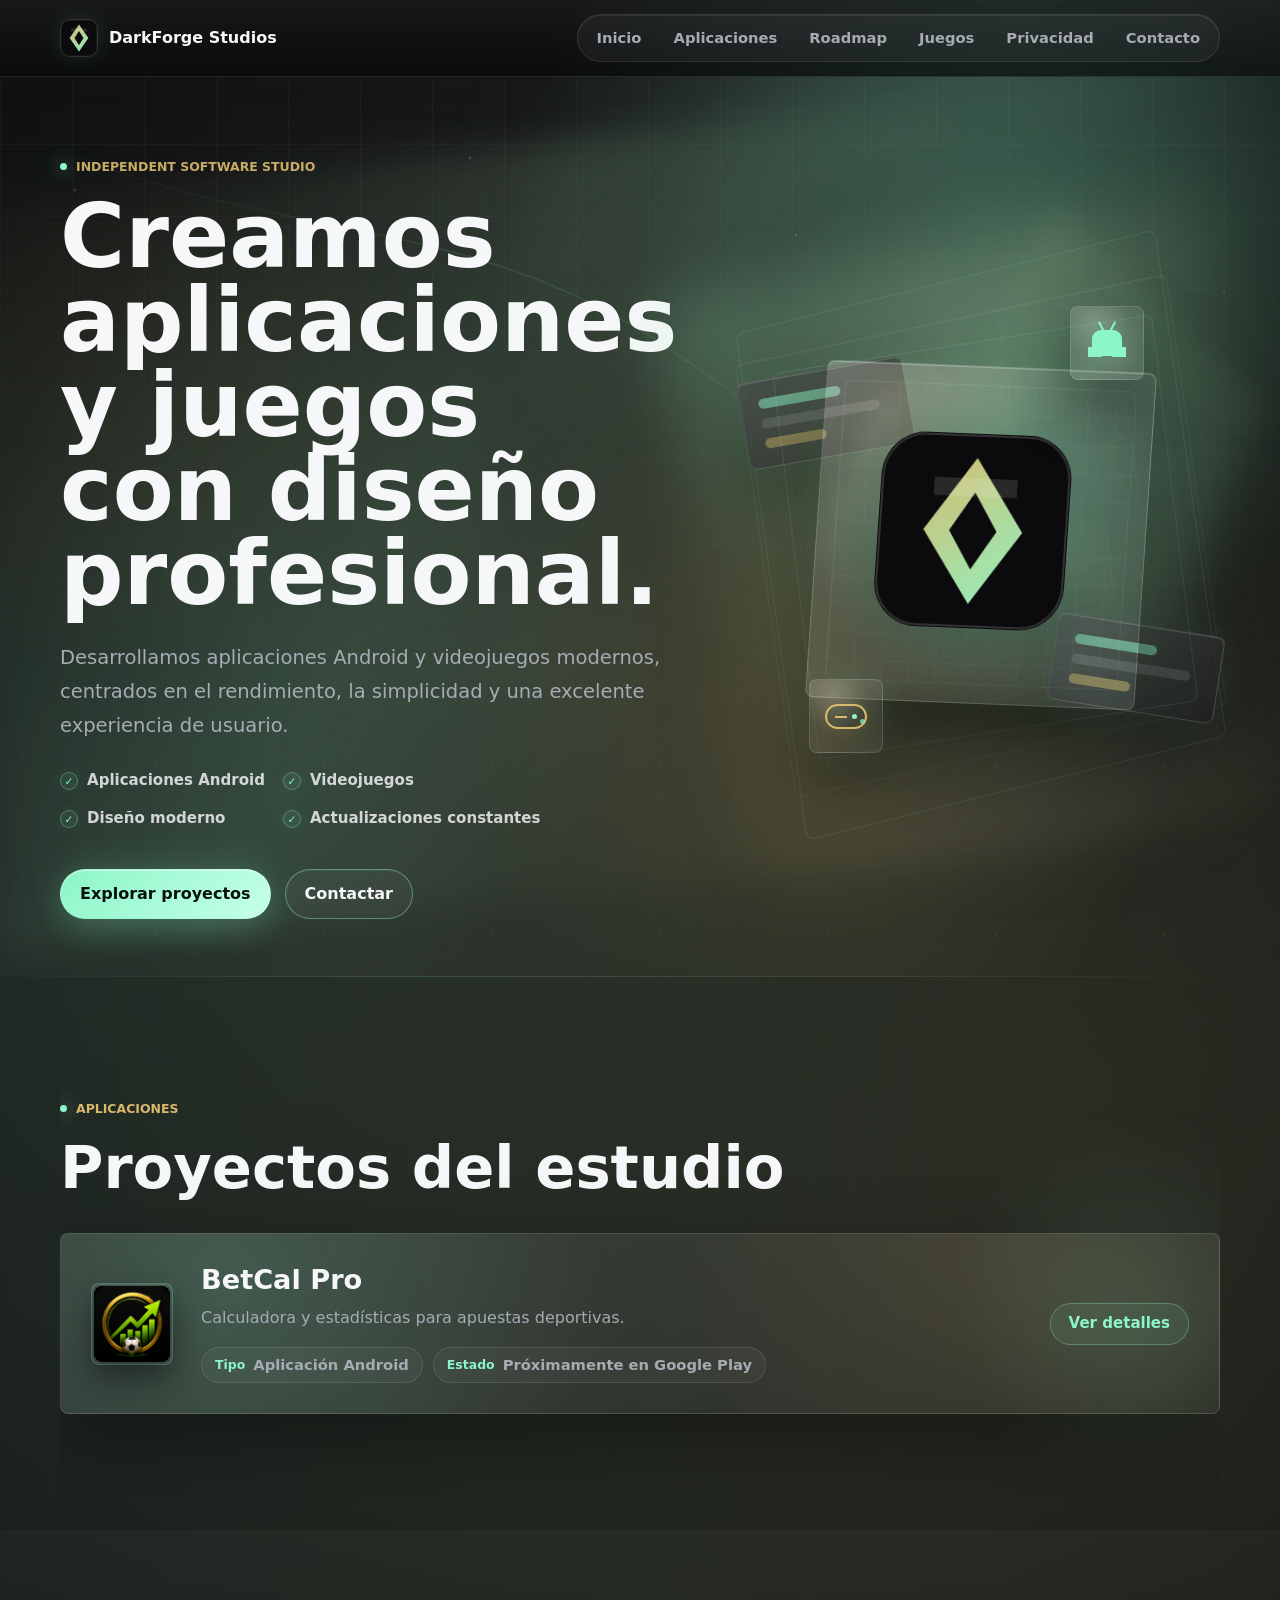
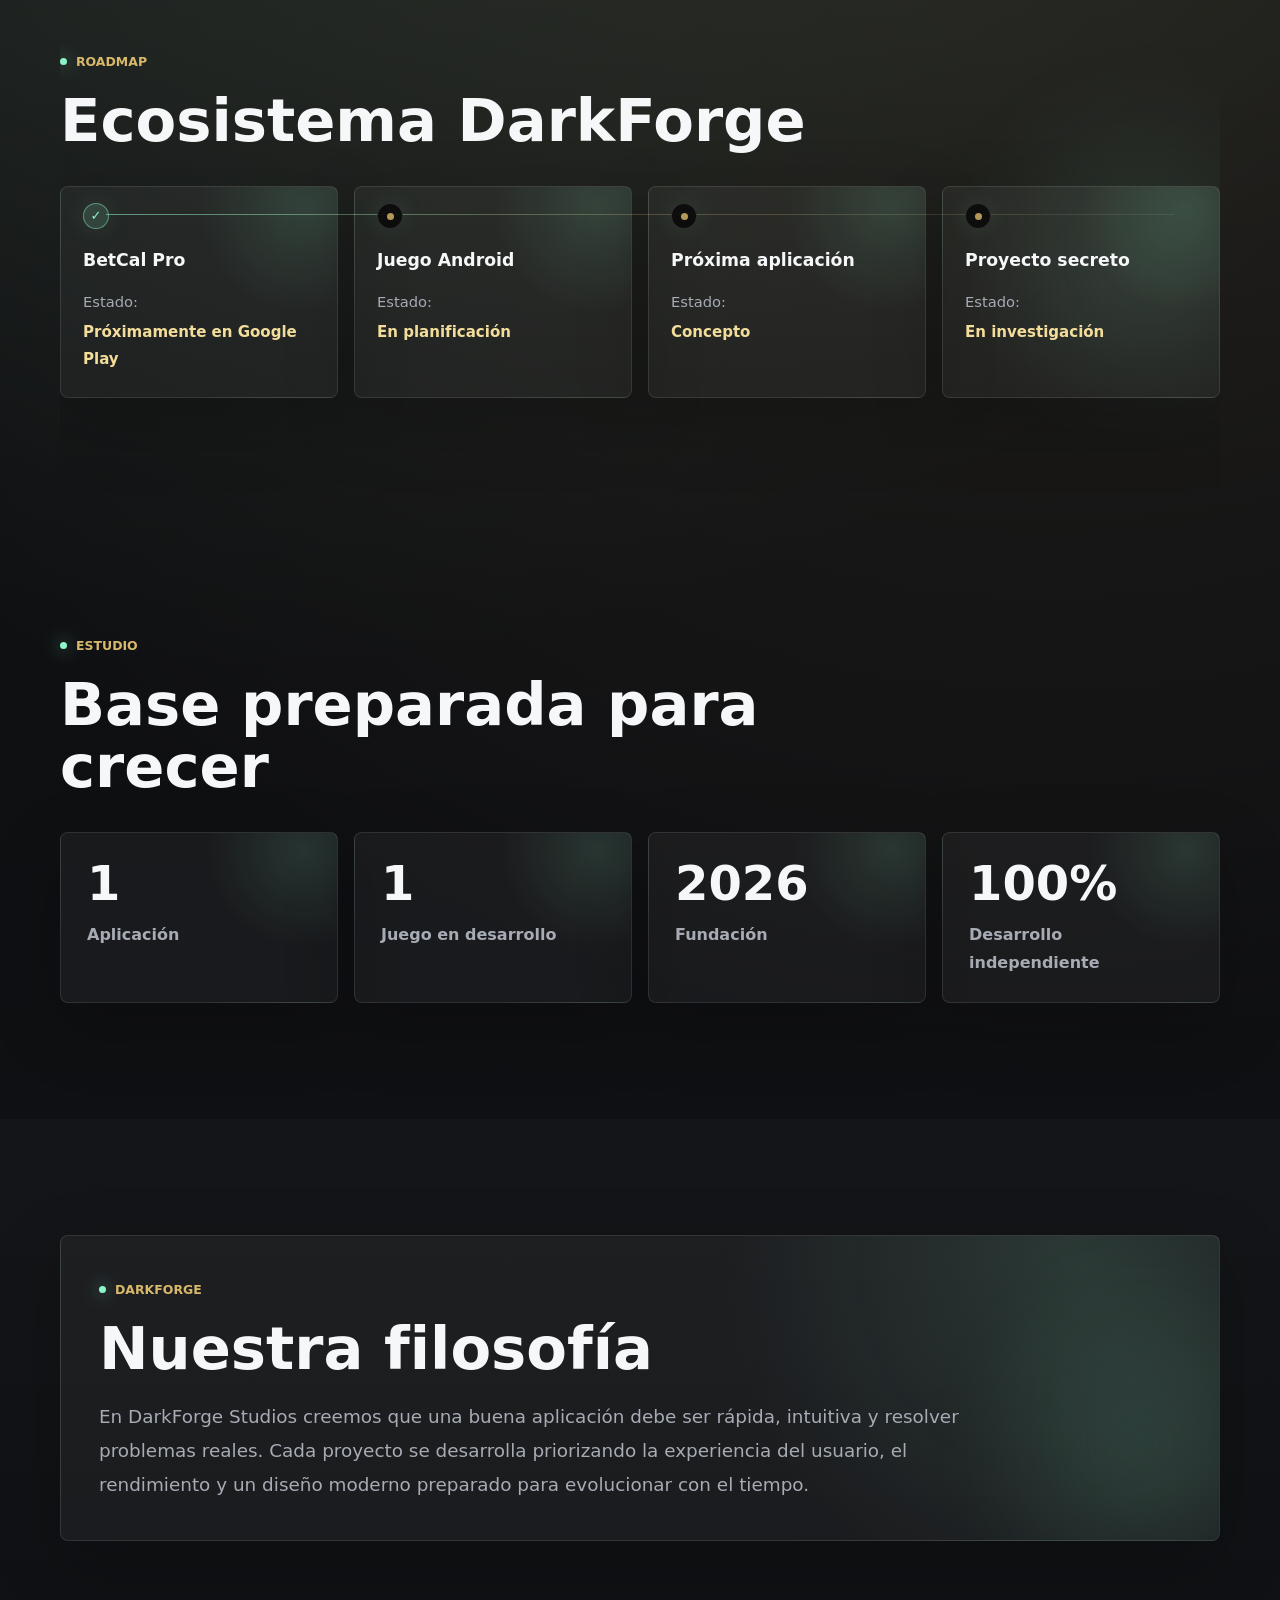
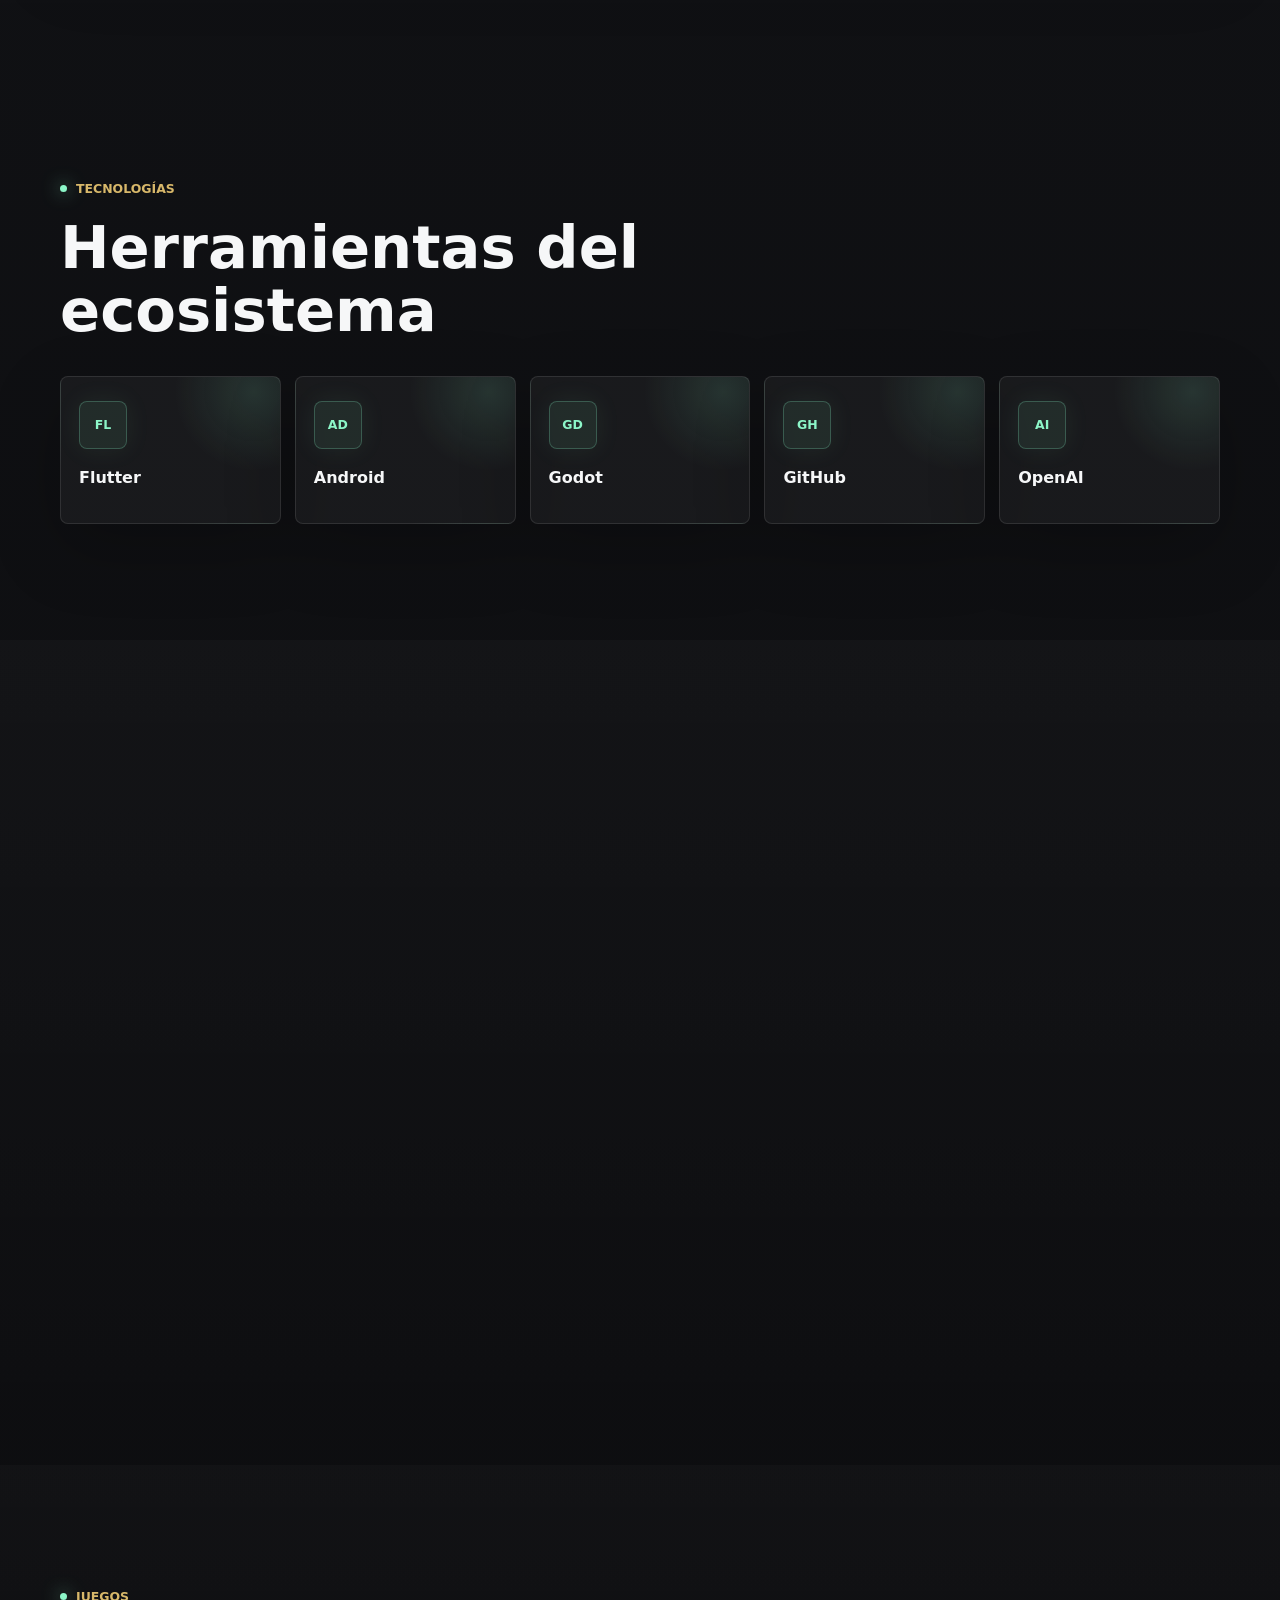
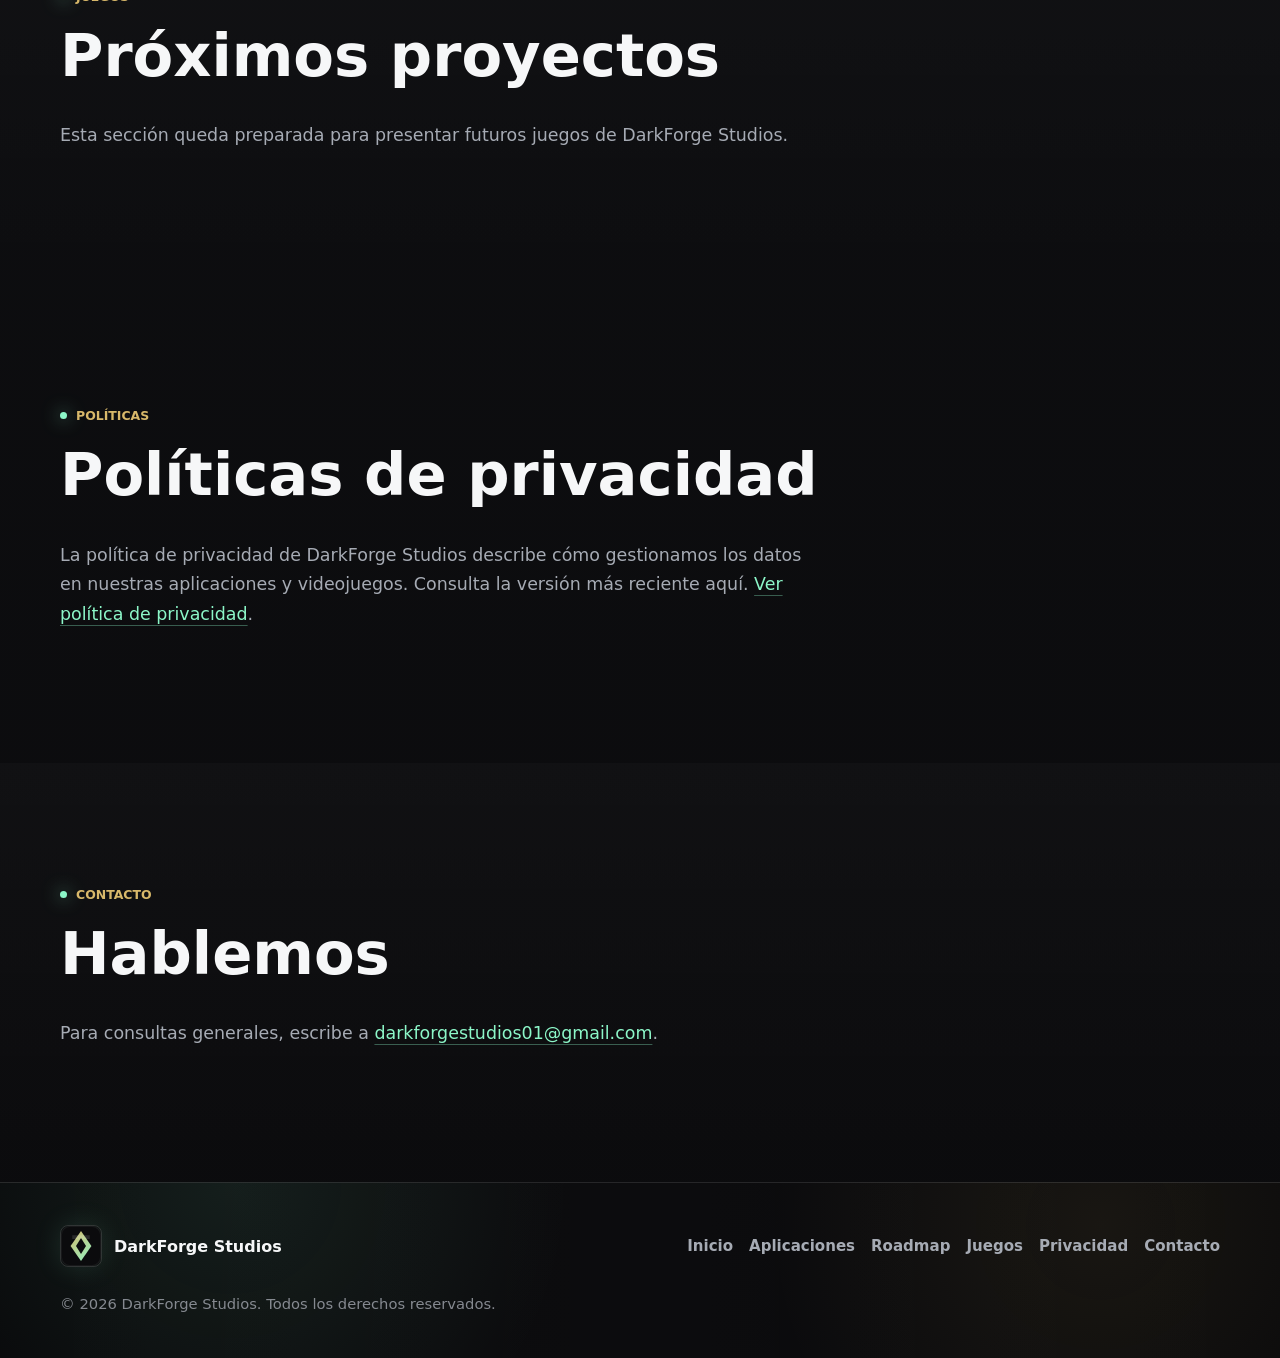
<file: index.html>
<!DOCTYPE html>
<html lang="es">
<head>
  <meta charset="UTF-8">
  <meta name="viewport" content="width=device-width, initial-scale=1.0">
  <meta name="description" content="DarkForge Studios desarrolla aplicaciones Android y videojuegos modernos con enfoque premium, rendimiento, simplicidad y experiencia de usuario.">
  <meta name="keywords" content="DarkForge Studios, aplicaciones Android, videojuegos, BetCal Pro, desarrollo independiente, Flutter, Android, Godot">
  <meta name="author" content="DarkForge Studios">
  <meta name="robots" content="index, follow">
  <meta name="theme-color" content="#0B0B0D">
  <meta property="og:type" content="website">
  <meta property="og:title" content="DarkForge Studios | Aplicaciones Android y videojuegos">
  <meta property="og:description" content="Estudio independiente de software enfocado en aplicaciones Android y videojuegos modernos.">
  <meta property="og:url" content="https://thedarkv1.github.io/darkforge-studios/">
  <meta property="og:image" content="https://thedarkv1.github.io/darkforge-studios/assets/icons/darkforge-mark.svg">
  <meta name="twitter:card" content="summary">
  <meta name="twitter:title" content="DarkForge Studios | Aplicaciones Android y videojuegos">
  <meta name="twitter:description" content="Aplicaciones Android y videojuegos modernos con diseno premium.">
  <meta name="twitter:image" content="https://thedarkv1.github.io/darkforge-studios/assets/icons/darkforge-mark.svg">
  <link rel="canonical" href="https://thedarkv1.github.io/darkforge-studios/">
  <title>DarkForge Studios | Aplicaciones Android y videojuegos</title>
  <link rel="icon" href="assets/icons/darkforge-mark.svg" type="image/svg+xml">
  <link rel="stylesheet" href="styles.css">
  <script type="application/ld+json">
    {
      "@context": "https://schema.org",
      "@graph": [
        {
          "@type": "Organization",
          "@id": "https://thedarkv1.github.io/darkforge-studios/#organization",
          "name": "DarkForge Studios",
          "url": "https://thedarkv1.github.io/darkforge-studios/",
          "logo": "https://thedarkv1.github.io/darkforge-studios/assets/icons/darkforge-mark.svg",
          "email": "darkforgestudios01@gmail.com",
          "foundingDate": "2026"
        },
        {
          "@type": "WebSite",
          "@id": "https://thedarkv1.github.io/darkforge-studios/#website",
          "name": "DarkForge Studios",
          "url": "https://thedarkv1.github.io/darkforge-studios/",
          "publisher": {
            "@id": "https://thedarkv1.github.io/darkforge-studios/#organization"
          }
        }
      ]
    }
  </script>
</head>
<body>
  <header class="site-header">
    <nav class="navbar" aria-label="Navegaci&oacute;n principal">
      <a class="brand" href="#inicio" aria-label="DarkForge Studios inicio">
        <img src="assets/icons/darkforge-mark.svg" alt="" class="brand-icon">
        <span>DarkForge Studios</span>
      </a>

      <button class="nav-toggle" type="button" aria-expanded="false" aria-controls="nav-menu">
        <span class="nav-toggle-line"></span>
        <span class="nav-toggle-line"></span>
        <span class="nav-toggle-line"></span>
        <span class="sr-only">Abrir men&uacute;</span>
      </button>

      <ul class="nav-menu" id="nav-menu">
        <li><a href="#inicio">Inicio</a></li>
        <li><a href="#aplicaciones">Aplicaciones</a></li>
        <li><a href="#roadmap">Roadmap</a></li>
        <li><a href="#juegos">Juegos</a></li>
        <li><a href="privacy.html">Privacidad</a></li>
        <li><a href="#contacto">Contacto</a></li>
      </ul>
    </nav>
  </header>

  <main>
    <section class="hero section" id="inicio">
      <img src="assets/icons/darkforge-mark.svg" alt="" class="hero-mark" aria-hidden="true">
      <div class="section-content hero-grid">
        <div class="hero-content">
          <p class="eyebrow hero-kicker">INDEPENDENT SOFTWARE STUDIO</p>
          <h1>Creamos aplicaciones y juegos<br>con dise&ntilde;o profesional.</h1>
          <p class="hero-text">
            Desarrollamos aplicaciones Android y videojuegos modernos, centrados en el rendimiento, la simplicidad y una excelente experiencia de usuario.
          </p>
          <ul class="hero-points" aria-label="Areas de enfoque">
            <li>Aplicaciones Android</li>
            <li>Videojuegos</li>
            <li>Dise&ntilde;o moderno</li>
            <li>Actualizaciones constantes</li>
          </ul>
          <div class="hero-actions" aria-label="Acciones principales">
            <a class="button button-primary" href="#aplicaciones">Explorar proyectos</a>
            <a class="button button-secondary" href="#contacto">Contactar</a>
          </div>
        </div>

        <div class="hero-visual" aria-label="Identidad visual de DarkForge Studios">
          <div class="studio-scene">
            <span class="studio-scene-grid" aria-hidden="true"></span>

            <div class="studio-emblem">
              <span class="studio-emblem-orbit" aria-hidden="true"></span>
              <span class="studio-emblem-glass" aria-hidden="true"></span>
              <img src="assets/icons/darkforge-mark.svg" alt="Rombo de DarkForge Studios" class="studio-emblem-mark">
            </div>

            <div class="floating-screen screen-primary" aria-hidden="true">
              <span></span>
              <span></span>
              <span></span>
            </div>

            <div class="floating-screen screen-secondary" aria-hidden="true">
              <span></span>
              <span></span>
              <span></span>
            </div>

            <div class="floating-symbol android-symbol" aria-label="Android" role="img">
              <span></span>
            </div>

            <div class="floating-symbol gamepad-symbol" aria-label="Videojuegos" role="img">
              <span></span>
            </div>
          </div>
        </div>
      </div>
    </section>

    <section class="section" id="aplicaciones">
      <div class="section-content studio-apps reveal">
        <div class="section-heading">
          <p class="eyebrow">Aplicaciones</p>
          <h2>Proyectos del estudio</h2>
        </div>

        <a class="studio-app-card" href="betcal-pro.html" aria-label="Ver detalles de BetCal Pro">
          <div class="project-icon">
            <img src="assets/icons/betcal-pro-launcher.png" alt="" aria-hidden="true">
          </div>

          <div class="studio-app-copy">
            <h3>BetCal Pro</h3>
            <p>Calculadora y estad&iacute;sticas para apuestas deportivas.</p>
            <div class="project-details" aria-label="Resumen del proyecto BetCal Pro">
              <span><strong>Tipo</strong> Aplicaci&oacute;n Android</span>
              <span><strong>Estado</strong> Pr&oacute;ximamente en Google Play</span>
            </div>
          </div>

          <span class="card-link">Ver detalles</span>
        </a>
      </div>
    </section>

    <section class="section alt-section" id="roadmap">
      <div class="section-content ecosystem-section reveal">
        <div class="section-heading">
          <p class="eyebrow">ROADMAP</p>
          <h2>Ecosistema DarkForge</h2>
        </div>

        <div class="roadmap-line" aria-label="Roadmap del estudio">
          <article class="roadmap-card is-active reveal">
            <span class="roadmap-dot" aria-hidden="true"></span>
            <h3>BetCal Pro</h3>
            <p>Estado:</p>
            <strong>Pr&oacute;ximamente en Google Play</strong>
          </article>

          <article class="roadmap-card reveal">
            <span class="roadmap-dot" aria-hidden="true"></span>
            <h3>Juego Android</h3>
            <p>Estado:</p>
            <strong>En planificaci&oacute;n</strong>
          </article>

          <article class="roadmap-card reveal">
            <span class="roadmap-dot" aria-hidden="true"></span>
            <h3>Pr&oacute;xima aplicaci&oacute;n</h3>
            <p>Estado:</p>
            <strong>Concepto</strong>
          </article>

          <article class="roadmap-card reveal">
            <span class="roadmap-dot" aria-hidden="true"></span>
            <h3>Proyecto secreto</h3>
            <p>Estado:</p>
            <strong>En investigaci&oacute;n</strong>
          </article>
        </div>
      </div>
    </section>

    <section class="section" id="estadisticas">
      <div class="section-content reveal">
        <div class="section-heading">
          <p class="eyebrow">Estudio</p>
          <h2>Base preparada para crecer</h2>
        </div>

        <div class="stats-grid" aria-label="Estad&iacute;sticas de DarkForge Studios">
          <article class="stat-card">
            <strong><span data-counter data-target="1">0</span></strong>
            <p>Aplicaci&oacute;n</p>
          </article>

          <article class="stat-card">
            <strong><span data-counter data-target="1">0</span></strong>
            <p>Juego en desarrollo</p>
          </article>

          <article class="stat-card">
            <strong><span data-counter data-target="2026">0</span></strong>
            <p>Fundaci&oacute;n</p>
          </article>

          <article class="stat-card">
            <strong><span data-counter data-target="100" data-suffix="%">0</span></strong>
            <p>Desarrollo independiente</p>
          </article>
        </div>
      </div>
    </section>

    <section class="section alt-section" id="filosofia">
      <div class="section-content philosophy-panel reveal">
        <div class="section-heading">
          <p class="eyebrow">DarkForge</p>
          <h2>Nuestra filosof&iacute;a</h2>
        </div>
        <p class="section-text philosophy-text">
          En DarkForge Studios creemos que una buena aplicaci&oacute;n debe ser r&aacute;pida, intuitiva y resolver problemas reales. Cada proyecto se desarrolla priorizando la experiencia del usuario, el rendimiento y un dise&ntilde;o moderno preparado para evolucionar con el tiempo.
        </p>
      </div>
    </section>

    <section class="section" id="tecnologias">
      <div class="section-content reveal">
        <div class="section-heading">
          <p class="eyebrow">Tecnolog&iacute;as</p>
          <h2>Herramientas del ecosistema</h2>
        </div>

        <div class="tech-grid" aria-label="Tecnolog&iacute;as utilizadas">
          <article class="tech-card">
            <span class="tech-icon">FL</span>
            <h3>Flutter</h3>
          </article>

          <article class="tech-card">
            <span class="tech-icon">AD</span>
            <h3>Android</h3>
          </article>

          <article class="tech-card">
            <span class="tech-icon">GD</span>
            <h3>Godot</h3>
          </article>

          <article class="tech-card">
            <span class="tech-icon">GH</span>
            <h3>GitHub</h3>
          </article>

          <article class="tech-card">
            <span class="tech-icon">AI</span>
            <h3>OpenAI</h3>
          </article>
        </div>
      </div>
    </section>

    <section class="section alt-section" id="desarrollo">
      <div class="section-content development-panel reveal">
        <div class="section-heading">
          <p class="eyebrow">En desarrollo</p>
          <h2>Actualmente trabajando en</h2>
        </div>

        <div class="development-list" aria-label="Proyectos en desarrollo">
          <article class="development-item">
            <div>
              <h3>BetCal Pro</h3>
              <p>Producto Android en etapa de publicaci&oacute;n.</p>
            </div>
            <span class="progress-bar" aria-hidden="true"><span style="width: 82%"></span></span>
          </article>

          <article class="development-item">
            <div>
              <h3>Juego Clicker Android</h3>
              <p>Concepto de juego incremental para m&oacute;viles.</p>
            </div>
            <span class="progress-bar" aria-hidden="true"><span style="width: 28%"></span></span>
          </article>

          <article class="development-item">
            <div>
              <h3>Pr&oacute;ximo proyecto</h3>
              <p>Exploraci&oacute;n de nuevas aplicaciones del estudio.</p>
            </div>
            <span class="progress-bar" aria-hidden="true"><span style="width: 16%"></span></span>
          </article>
        </div>
      </div>
    </section>

    <section class="section alt-section" id="juegos">
      <div class="section-content reveal">
        <div class="section-heading">
          <p class="eyebrow">Juegos</p>
          <h2>Pr&oacute;ximos proyectos</h2>
        </div>
        <p class="section-text">
          Esta secci&oacute;n queda preparada para presentar futuros juegos de DarkForge Studios.
        </p>
      </div>
    </section>

    <section class="section" id="privacidad">
      <div class="section-content reveal">
        <div class="section-heading">
          <p class="eyebrow">Pol&iacute;ticas</p>
          <h2>Pol&iacute;ticas de privacidad</h2>
        </div>
        <p class="section-text">
          La pol&iacute;tica de privacidad de DarkForge Studios describe c&oacute;mo gestionamos los datos en nuestras aplicaciones y videojuegos. Consulta la versi&oacute;n m&aacute;s reciente aqu&iacute;.
          <a href="privacy.html">Ver pol&iacute;tica de privacidad</a>.
        </p>
      </div>
    </section>

    <section class="section alt-section" id="contacto">
      <div class="section-content reveal">
        <div class="section-heading">
          <p class="eyebrow">Contacto</p>
          <h2>Hablemos</h2>
        </div>
        <p class="section-text">
          Para consultas generales, escribe a
          <a href="mailto:darkforgestudios01@gmail.com">darkforgestudios01@gmail.com</a>.
        </p>
      </div>
    </section>
  </main>

  <footer class="site-footer">
    <div class="footer-content">
      <a class="footer-brand" href="#inicio" aria-label="DarkForge Studios inicio">
        <img src="assets/icons/darkforge-mark.svg" alt="" class="footer-brand-icon">
        <span>DarkForge Studios</span>
      </a>

      <nav class="footer-links" aria-label="Enlaces de pie de p&aacute;gina">
        <a href="#inicio">Inicio</a>
        <a href="#aplicaciones">Aplicaciones</a>
        <a href="#roadmap">Roadmap</a>
        <a href="#juegos">Juegos</a>
        <a href="privacy.html">Privacidad</a>
        <a href="#contacto">Contacto</a>
      </nav>

      <p class="footer-copy">&copy; <span id="current-year">2026</span> DarkForge Studios. Todos los derechos reservados.</p>
    </div>
  </footer>

  <script src="script.js"></script>
</body>
</html>
</file>
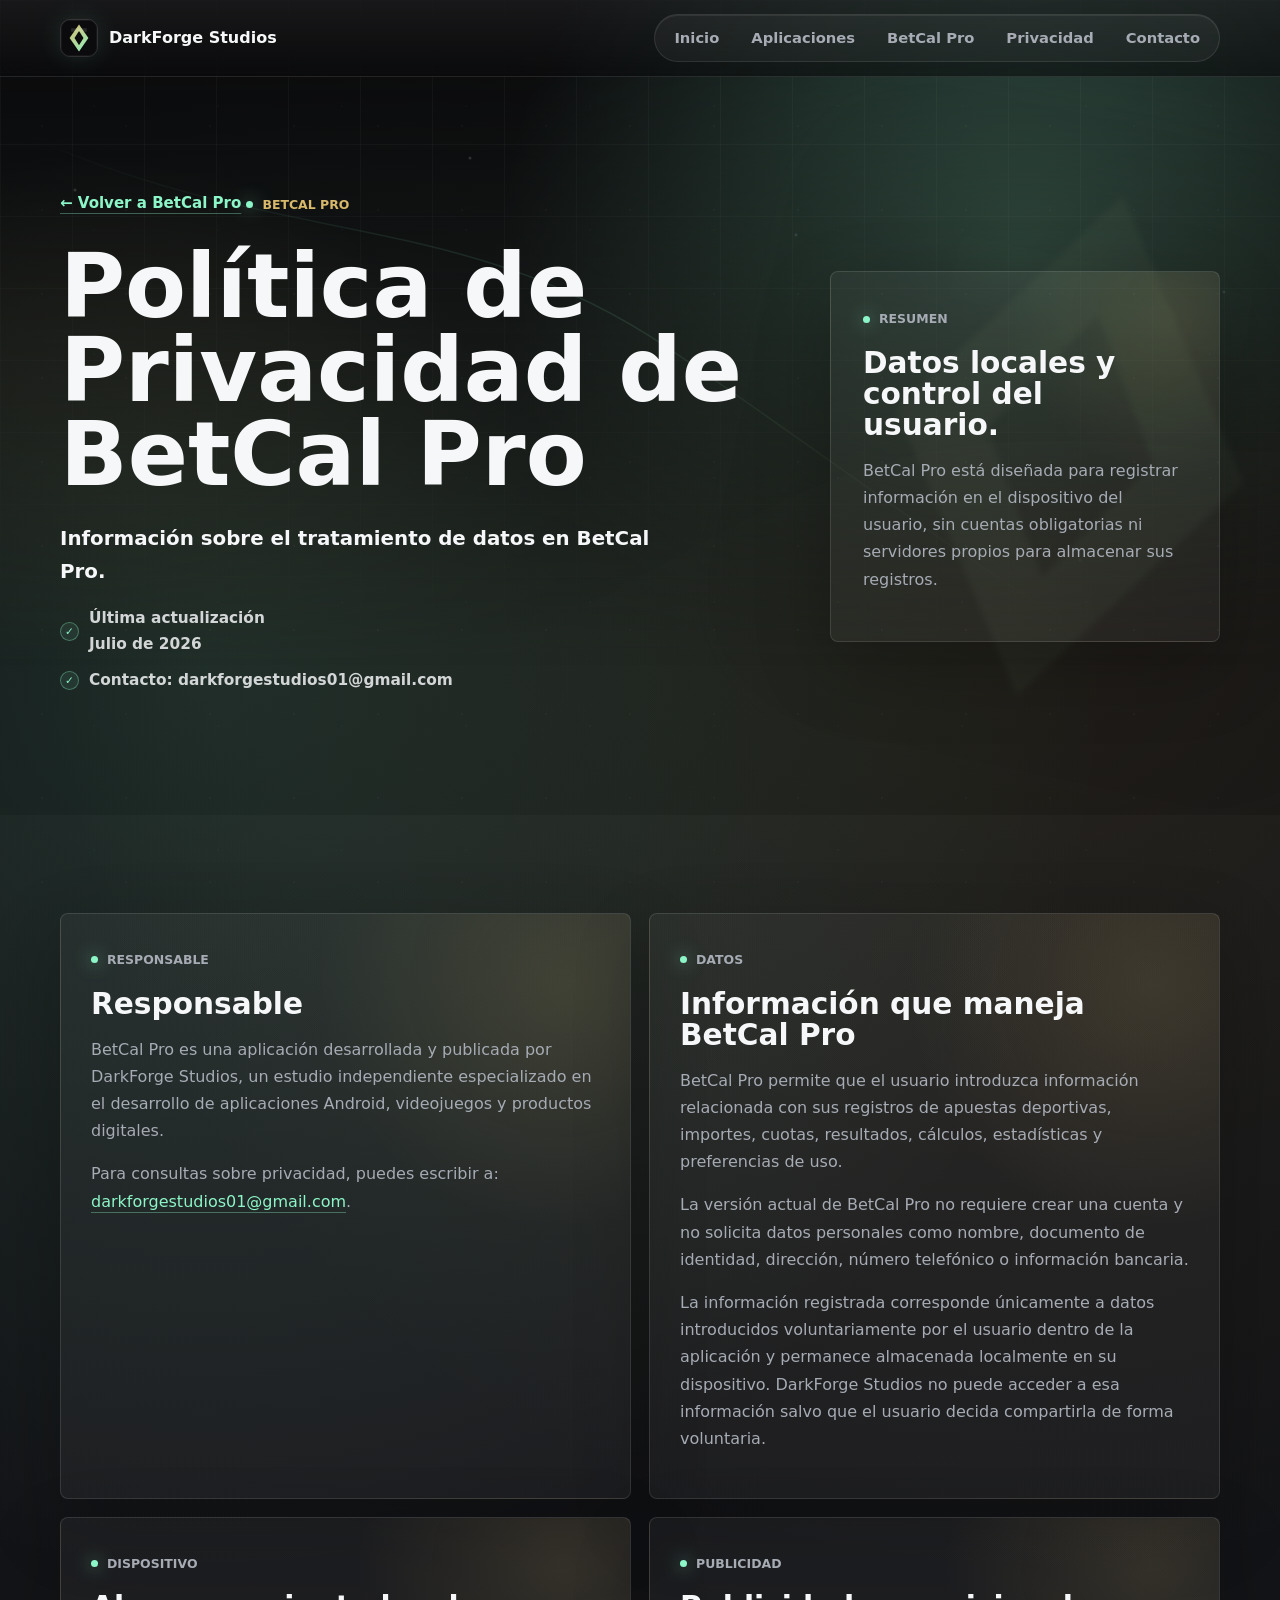
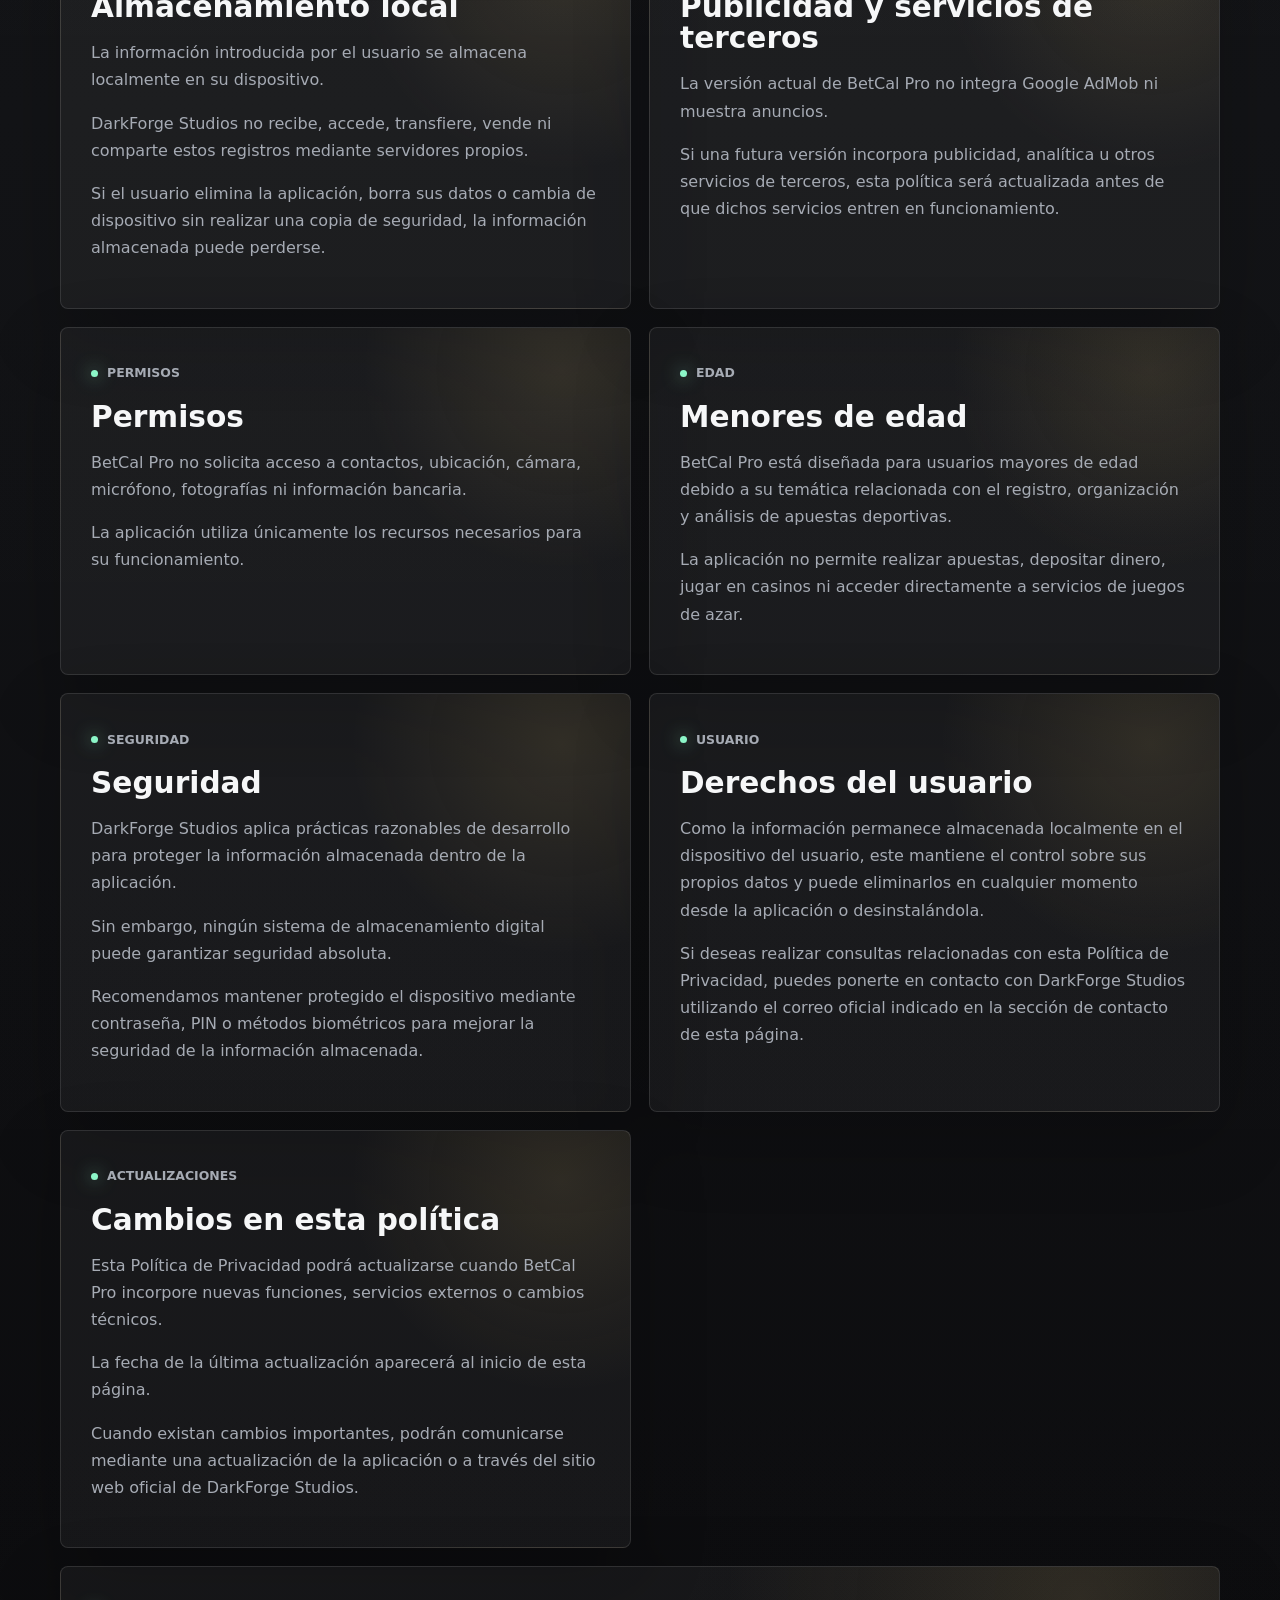
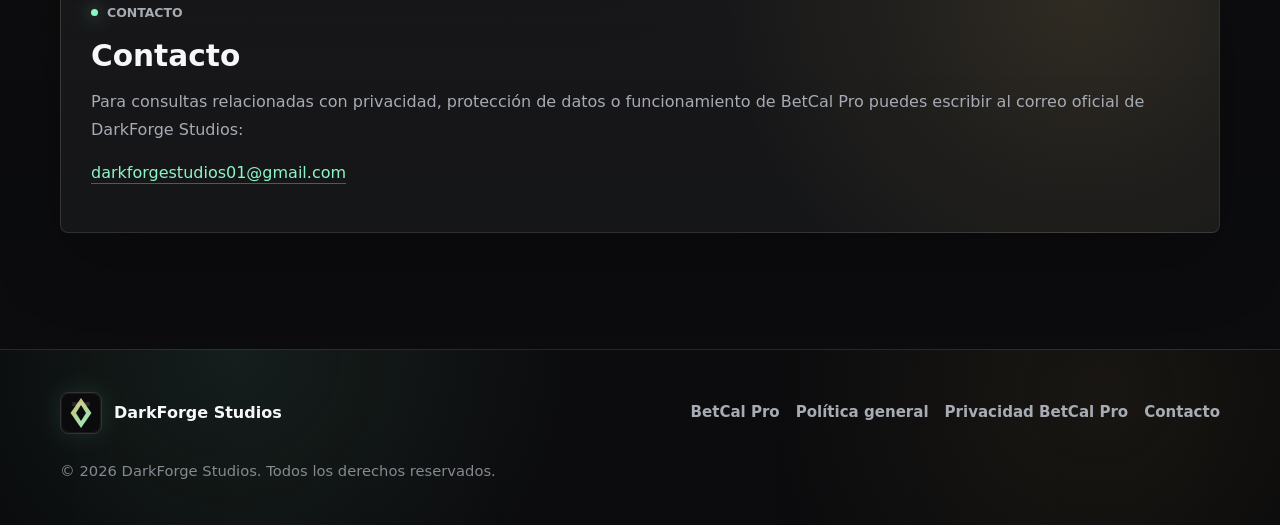
<file: betcal-pro-privacy.html>
<!DOCTYPE html>
<html lang="es">
<head>
  <meta charset="UTF-8">
  <meta name="viewport" content="width=device-width, initial-scale=1.0">
  <meta name="description" content="Politica de privacidad especifica de BetCal Pro, aplicacion Android de DarkForge Studios.">
  <meta name="keywords" content="BetCal Pro, politica de privacidad, apuestas deportivas, Android, DarkForge Studios">
  <meta name="author" content="DarkForge Studios">
  <meta name="robots" content="index, follow">
  <meta name="theme-color" content="#0B0B0D">
  <meta property="og:type" content="website">
  <meta property="og:title" content="Politica de Privacidad de BetCal Pro | DarkForge Studios">
  <meta property="og:description" content="Informacion sobre el tratamiento de datos en BetCal Pro.">
  <meta property="og:url" content="https://thedarkv1.github.io/darkforge-studios/betcal-pro-privacy.html">
  <meta property="og:image" content="https://thedarkv1.github.io/darkforge-studios/assets/icons/betcal-pro-launcher.png">
  <meta name="twitter:card" content="summary">
  <meta name="twitter:title" content="Politica de Privacidad de BetCal Pro">
  <meta name="twitter:description" content="Informacion sobre el tratamiento de datos en BetCal Pro.">
  <meta name="twitter:image" content="https://thedarkv1.github.io/darkforge-studios/assets/icons/betcal-pro-launcher.png">
  <link rel="canonical" href="https://thedarkv1.github.io/darkforge-studios/betcal-pro-privacy.html">
  <title>Pol&iacute;tica de Privacidad de BetCal Pro | DarkForge Studios</title>
  <link rel="icon" href="assets/icons/darkforge-mark.svg" type="image/svg+xml">
  <link rel="stylesheet" href="styles.css">
  <script type="application/ld+json">
    {
      "@context": "https://schema.org",
      "@type": "WebPage",
      "name": "Politica de Privacidad de BetCal Pro",
      "url": "https://thedarkv1.github.io/darkforge-studios/betcal-pro-privacy.html",
      "dateModified": "2026-07-09",
      "description": "Politica de privacidad especifica de BetCal Pro.",
      "about": {
        "@type": "SoftwareApplication",
        "name": "BetCal Pro",
        "operatingSystem": "Android",
        "applicationCategory": "SportsApplication"
      },
      "publisher": {
        "@type": "Organization",
        "name": "DarkForge Studios",
        "url": "https://thedarkv1.github.io/darkforge-studios/"
      }
    }
  </script>
</head>
<body class="product-page privacy-page">
  <header class="site-header">
    <nav class="navbar" aria-label="Navegaci&oacute;n principal">
      <a class="brand" href="index.html#inicio" aria-label="DarkForge Studios inicio">
        <img src="assets/icons/darkforge-mark.svg" alt="" class="brand-icon">
        <span>DarkForge Studios</span>
      </a>

      <button class="nav-toggle" type="button" aria-expanded="false" aria-controls="nav-menu">
        <span class="nav-toggle-line"></span>
        <span class="nav-toggle-line"></span>
        <span class="nav-toggle-line"></span>
        <span class="sr-only">Abrir men&uacute;</span>
      </button>

      <ul class="nav-menu" id="nav-menu">
        <li><a href="index.html#inicio">Inicio</a></li>
        <li><a href="index.html#aplicaciones">Aplicaciones</a></li>
        <li><a href="betcal-pro.html">BetCal Pro</a></li>
        <li><a href="betcal-pro-privacy.html" aria-current="page">Privacidad</a></li>
        <li><a href="betcal-pro.html#contacto-producto">Contacto</a></li>
      </ul>
    </nav>
  </header>

  <main>
    <section class="product-page-hero privacy-hero section" id="privacidad-betcal-pro">
      <img src="assets/icons/darkforge-mark.svg" alt="" class="product-page-mark" aria-hidden="true">
      <div class="section-content privacy-hero-grid">
        <div class="privacy-hero-copy reveal">
          <a class="back-link" href="betcal-pro.html">&larr; Volver a BetCal Pro</a>
          <p class="eyebrow">BetCal Pro</p>
          <h1>Pol&iacute;tica de Privacidad de BetCal Pro</h1>
          <p class="product-subtitle">Informaci&oacute;n sobre el tratamiento de datos en BetCal Pro.</p>
          <ul class="product-points" aria-label="Datos principales de la pol&iacute;tica">
            <li>&Uacute;ltima actualizaci&oacute;n<br>Julio de 2026</li>
            <li>Contacto: darkforgestudios01@gmail.com</li>
          </ul>
        </div>

        <aside class="privacy-summary-card reveal" aria-label="Resumen de privacidad de BetCal Pro">
          <p class="eyebrow">Resumen</p>
          <h2>Datos locales y control del usuario.</h2>
          <p>
            BetCal Pro est&aacute; dise&ntilde;ada para registrar informaci&oacute;n en el dispositivo del usuario, sin cuentas obligatorias ni servidores propios para almacenar sus registros.
          </p>
        </aside>
      </div>
    </section>

    <section class="section alt-section privacy-policy-section">
      <div class="section-content policy-grid">
        <article class="policy-card reveal">
          <p class="eyebrow">Responsable</p>
          <h2>Responsable</h2>
          <p>
            BetCal Pro es una aplicaci&oacute;n desarrollada y publicada por DarkForge Studios, un estudio independiente especializado en el desarrollo de aplicaciones Android, videojuegos y productos digitales.
          </p>
          <p>
            Para consultas sobre privacidad, puedes escribir a:
            <a href="mailto:darkforgestudios01@gmail.com">darkforgestudios01@gmail.com</a>.
          </p>
        </article>

        <article class="policy-card reveal">
          <p class="eyebrow">Datos</p>
          <h2>Informaci&oacute;n que maneja BetCal Pro</h2>
          <p>
            BetCal Pro permite que el usuario introduzca informaci&oacute;n relacionada con sus registros de apuestas deportivas, importes, cuotas, resultados, c&aacute;lculos, estad&iacute;sticas y preferencias de uso.
          </p>
          <p>
            La versi&oacute;n actual de BetCal Pro no requiere crear una cuenta y no solicita datos personales como nombre, documento de identidad, direcci&oacute;n, n&uacute;mero telef&oacute;nico o informaci&oacute;n bancaria.
          </p>
          <p>
            La informaci&oacute;n registrada corresponde &uacute;nicamente a datos introducidos voluntariamente por el usuario dentro de la aplicaci&oacute;n y permanece almacenada localmente en su dispositivo. DarkForge Studios no puede acceder a esa informaci&oacute;n salvo que el usuario decida compartirla de forma voluntaria.
          </p>
        </article>

        <article class="policy-card reveal">
          <p class="eyebrow">Dispositivo</p>
          <h2>Almacenamiento local</h2>
          <p>
            La informaci&oacute;n introducida por el usuario se almacena localmente en su dispositivo.
          </p>
          <p>
            DarkForge Studios no recibe, accede, transfiere, vende ni comparte estos registros mediante servidores propios.
          </p>
          <p>
            Si el usuario elimina la aplicaci&oacute;n, borra sus datos o cambia de dispositivo sin realizar una copia de seguridad, la informaci&oacute;n almacenada puede perderse.
          </p>
        </article>

        <article class="policy-card reveal">
          <p class="eyebrow">Publicidad</p>
          <h2>Publicidad y servicios de terceros</h2>
          <p>
            La versi&oacute;n actual de BetCal Pro no integra Google AdMob ni muestra anuncios.
          </p>
          <p>
            Si una futura versi&oacute;n incorpora publicidad, anal&iacute;tica u otros servicios de terceros, esta pol&iacute;tica ser&aacute; actualizada antes de que dichos servicios entren en funcionamiento.
          </p>
        </article>

        <article class="policy-card reveal">
          <p class="eyebrow">Permisos</p>
          <h2>Permisos</h2>
          <p>
            BetCal Pro no solicita acceso a contactos, ubicaci&oacute;n, c&aacute;mara, micr&oacute;fono, fotograf&iacute;as ni informaci&oacute;n bancaria.
          </p>
          <p>
            La aplicaci&oacute;n utiliza &uacute;nicamente los recursos necesarios para su funcionamiento.
          </p>
        </article>

        <article class="policy-card reveal">
          <p class="eyebrow">Edad</p>
          <h2>Menores de edad</h2>
          <p>
            BetCal Pro est&aacute; dise&ntilde;ada para usuarios mayores de edad debido a su tem&aacute;tica relacionada con el registro, organizaci&oacute;n y an&aacute;lisis de apuestas deportivas.
          </p>
          <p>
            La aplicaci&oacute;n no permite realizar apuestas, depositar dinero, jugar en casinos ni acceder directamente a servicios de juegos de azar.
          </p>
        </article>

        <article class="policy-card reveal">
          <p class="eyebrow">Seguridad</p>
          <h2>Seguridad</h2>
          <p>
            DarkForge Studios aplica pr&aacute;cticas razonables de desarrollo para proteger la informaci&oacute;n almacenada dentro de la aplicaci&oacute;n.
          </p>
          <p>
            Sin embargo, ning&uacute;n sistema de almacenamiento digital puede garantizar seguridad absoluta.
          </p>
          <p>
            Recomendamos mantener protegido el dispositivo mediante contrase&ntilde;a, PIN o m&eacute;todos biom&eacute;tricos para mejorar la seguridad de la informaci&oacute;n almacenada.
          </p>
        </article>

        <article class="policy-card reveal">
          <p class="eyebrow">Usuario</p>
          <h2>Derechos del usuario</h2>
          <p>
            Como la informaci&oacute;n permanece almacenada localmente en el dispositivo del usuario, este mantiene el control sobre sus propios datos y puede eliminarlos en cualquier momento desde la aplicaci&oacute;n o desinstal&aacute;ndola.
          </p>
          <p>
            Si deseas realizar consultas relacionadas con esta Pol&iacute;tica de Privacidad, puedes ponerte en contacto con DarkForge Studios utilizando el correo oficial indicado en la secci&oacute;n de contacto de esta p&aacute;gina.
          </p>
        </article>

        <article class="policy-card reveal">
          <p class="eyebrow">Actualizaciones</p>
          <h2>Cambios en esta pol&iacute;tica</h2>
          <p>
            Esta Pol&iacute;tica de Privacidad podr&aacute; actualizarse cuando BetCal Pro incorpore nuevas funciones, servicios externos o cambios t&eacute;cnicos.
          </p>
          <p>
            La fecha de la &uacute;ltima actualizaci&oacute;n aparecer&aacute; al inicio de esta p&aacute;gina.
          </p>
          <p>
            Cuando existan cambios importantes, podr&aacute;n comunicarse mediante una actualizaci&oacute;n de la aplicaci&oacute;n o a trav&eacute;s del sitio web oficial de DarkForge Studios.
          </p>
        </article>

        <article class="policy-card policy-card-wide reveal">
          <p class="eyebrow">Contacto</p>
          <h2>Contacto</h2>
          <p>
            Para consultas relacionadas con privacidad, protecci&oacute;n de datos o funcionamiento de BetCal Pro puedes escribir al correo oficial de DarkForge Studios:
          </p>
          <p>
            <a href="mailto:darkforgestudios01@gmail.com">darkforgestudios01@gmail.com</a>
          </p>
        </article>
      </div>
    </section>
  </main>

  <footer class="site-footer">
    <div class="footer-content">
      <a class="footer-brand" href="index.html#inicio" aria-label="DarkForge Studios inicio">
        <img src="assets/icons/darkforge-mark.svg" alt="" class="footer-brand-icon">
        <span>DarkForge Studios</span>
      </a>

      <nav class="footer-links" aria-label="Enlaces de pie de p&aacute;gina">
        <a href="betcal-pro.html">BetCal Pro</a>
        <a href="privacy.html">Pol&iacute;tica general</a>
        <a href="betcal-pro-privacy.html" aria-current="page">Privacidad BetCal Pro</a>
        <a href="betcal-pro.html#contacto-producto">Contacto</a>
      </nav>

      <p class="footer-copy">&copy; <span id="current-year">2026</span> DarkForge Studios. Todos los derechos reservados.</p>
    </div>
  </footer>

  <script src="script.js"></script>
</body>
</html>
</file>
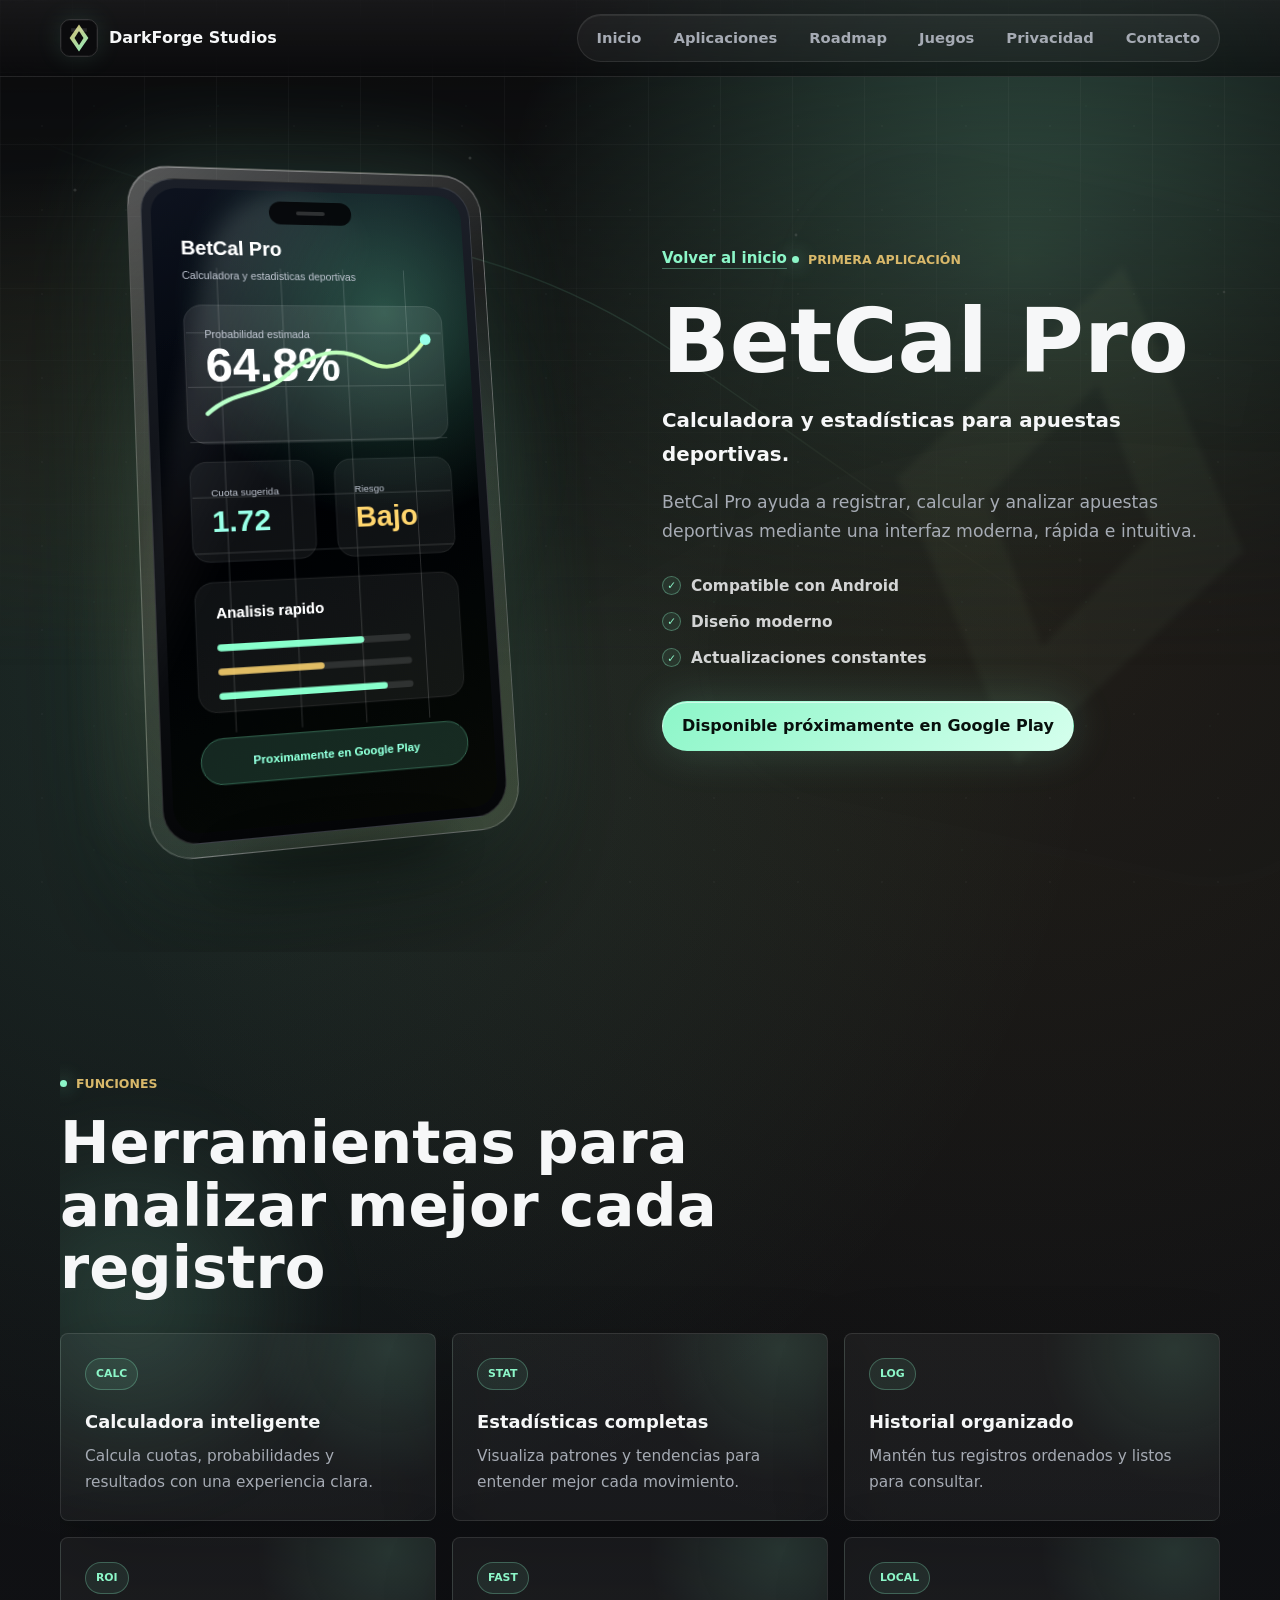
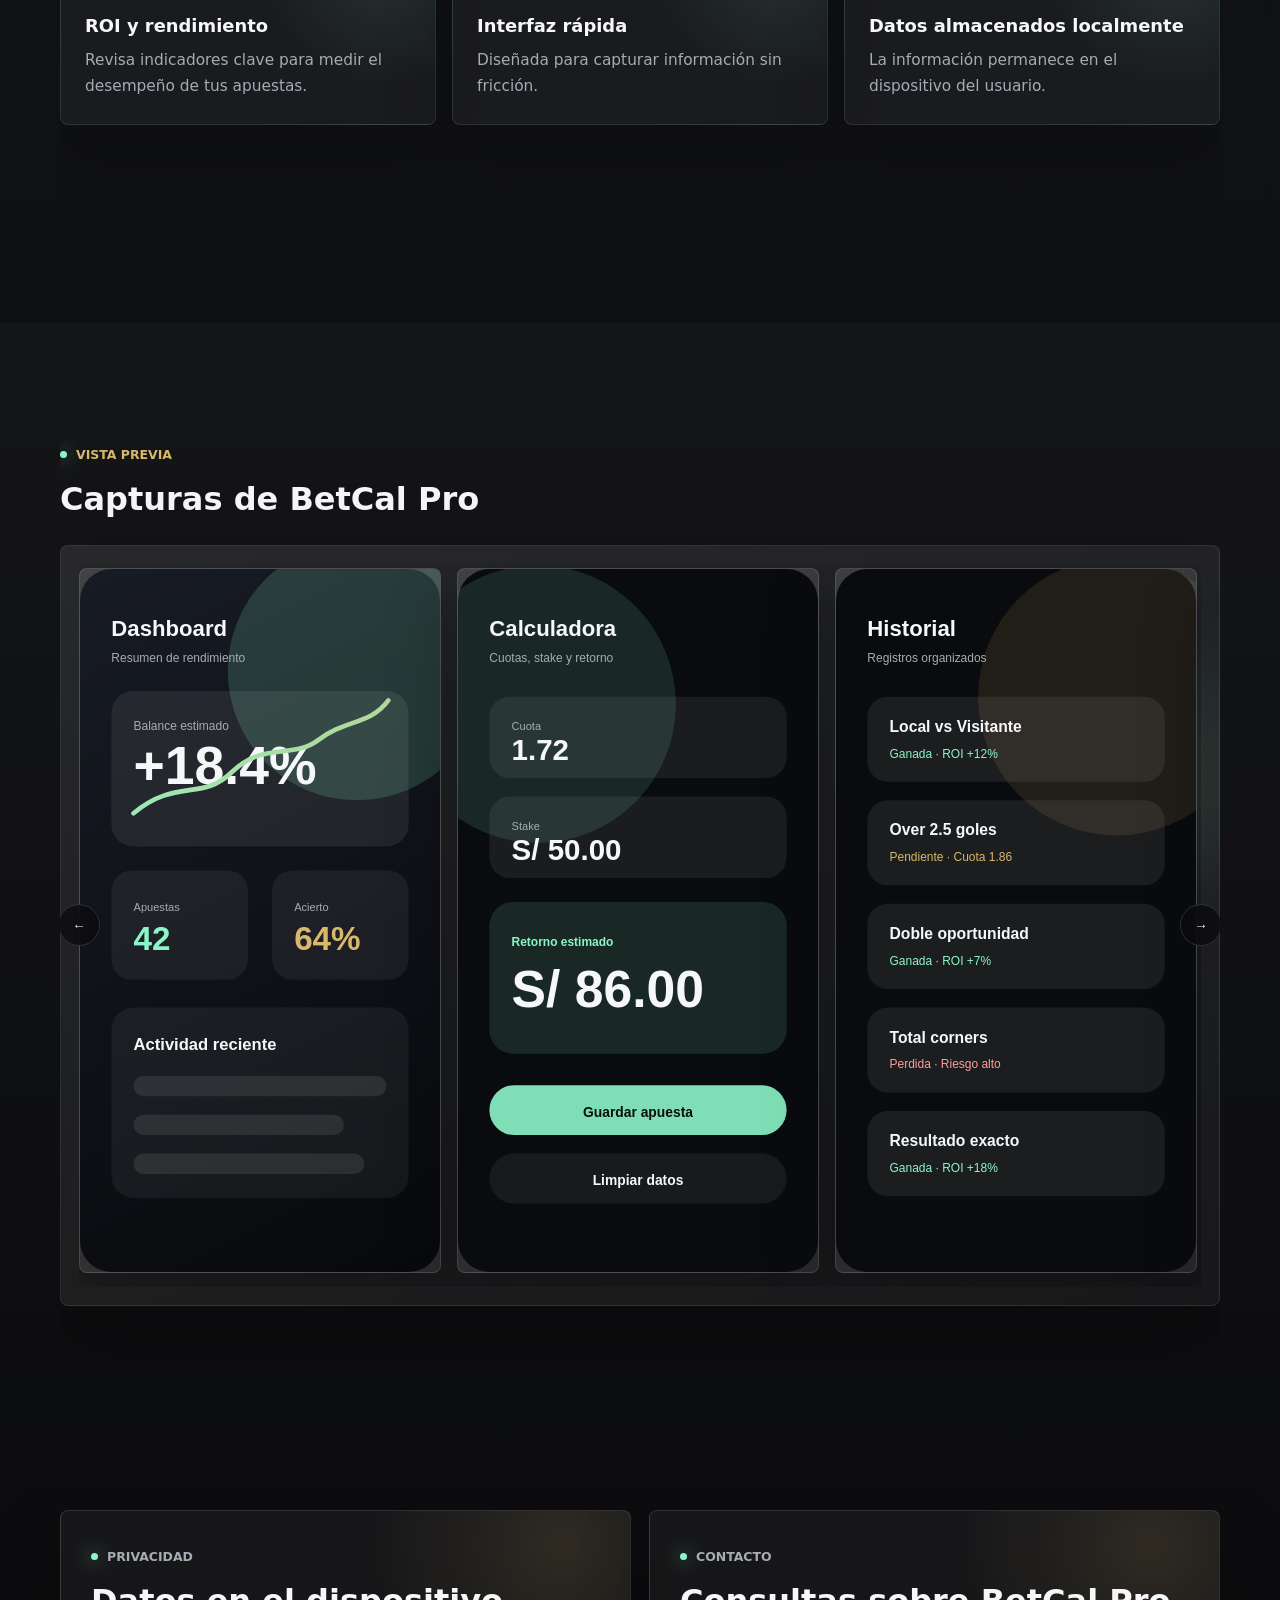
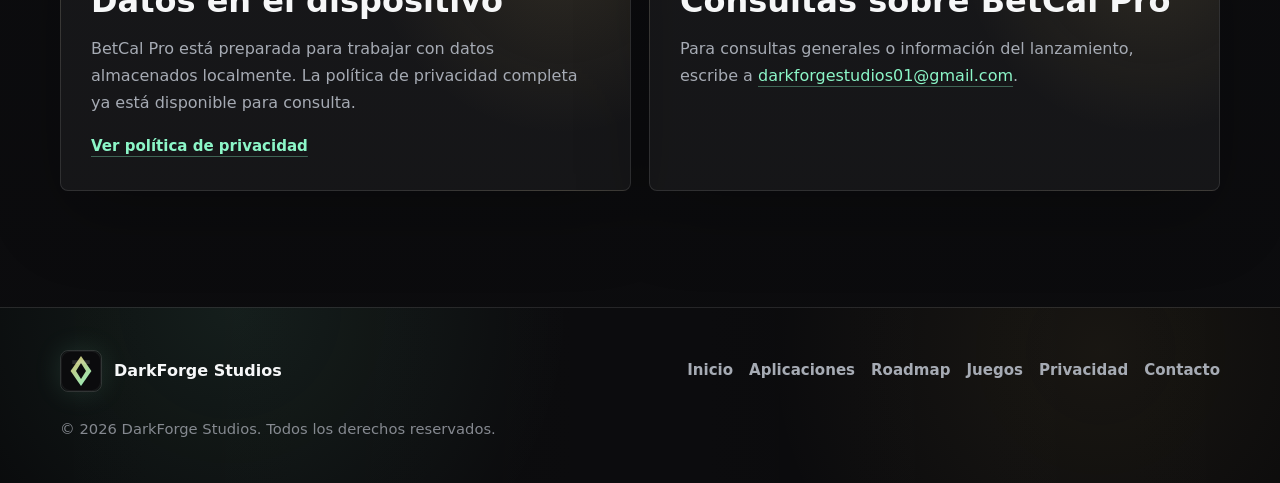
<file: betcal-pro.html>
<!DOCTYPE html>
<html lang="es">
<head>
  <meta charset="UTF-8">
  <meta name="viewport" content="width=device-width, initial-scale=1.0">
  <meta name="description" content="BetCal Pro es una aplicacion Android de DarkForge Studios para registrar, calcular y analizar apuestas deportivas con una interfaz moderna.">
  <meta name="keywords" content="BetCal Pro, calculadora apuestas deportivas, estadisticas apuestas, Android, DarkForge Studios">
  <meta name="author" content="DarkForge Studios">
  <meta name="robots" content="index, follow">
  <meta name="theme-color" content="#0B0B0D">
  <meta property="og:type" content="website">
  <meta property="og:title" content="BetCal Pro | DarkForge Studios">
  <meta property="og:description" content="Calculadora y estadisticas para apuestas deportivas. Proximamente en Google Play.">
  <meta property="og:url" content="https://thedarkv1.github.io/darkforge-studios/betcal-pro.html">
  <meta property="og:image" content="https://thedarkv1.github.io/darkforge-studios/assets/icons/betcal-pro-launcher.png">
  <meta name="twitter:card" content="summary">
  <meta name="twitter:title" content="BetCal Pro | DarkForge Studios">
  <meta name="twitter:description" content="Calculadora y estadisticas para apuestas deportivas.">
  <meta name="twitter:image" content="https://thedarkv1.github.io/darkforge-studios/assets/icons/betcal-pro-launcher.png">
  <link rel="canonical" href="https://thedarkv1.github.io/darkforge-studios/betcal-pro.html">
  <title>BetCal Pro | Calculadora de apuestas deportivas | DarkForge Studios</title>
  <link rel="icon" href="assets/icons/darkforge-mark.svg" type="image/svg+xml">
  <link rel="stylesheet" href="styles.css">
  <script type="application/ld+json">
    {
      "@context": "https://schema.org",
      "@type": "SoftwareApplication",
      "name": "BetCal Pro",
      "applicationCategory": "SportsApplication",
      "operatingSystem": "Android",
      "description": "Calculadora y estadisticas para apuestas deportivas.",
      "url": "https://thedarkv1.github.io/darkforge-studios/betcal-pro.html",
      "image": "https://thedarkv1.github.io/darkforge-studios/assets/icons/betcal-pro-launcher.png",
      "publisher": {
        "@type": "Organization",
        "name": "DarkForge Studios",
        "url": "https://thedarkv1.github.io/darkforge-studios/"
      }
    }
  </script>
</head>
<body class="product-page">
  <header class="site-header">
    <nav class="navbar" aria-label="Navegaci&oacute;n principal">
      <a class="brand" href="index.html#inicio" aria-label="DarkForge Studios inicio">
        <img src="assets/icons/darkforge-mark.svg" alt="" class="brand-icon">
        <span>DarkForge Studios</span>
      </a>

      <button class="nav-toggle" type="button" aria-expanded="false" aria-controls="nav-menu">
        <span class="nav-toggle-line"></span>
        <span class="nav-toggle-line"></span>
        <span class="nav-toggle-line"></span>
        <span class="sr-only">Abrir men&uacute;</span>
      </button>

      <ul class="nav-menu" id="nav-menu">
        <li><a href="index.html#inicio">Inicio</a></li>
        <li><a href="index.html#aplicaciones">Aplicaciones</a></li>
        <li><a href="index.html#roadmap">Roadmap</a></li>
        <li><a href="index.html#juegos">Juegos</a></li>
        <li><a href="betcal-pro-privacy.html">Privacidad</a></li>
        <li><a href="#contacto-producto">Contacto</a></li>
      </ul>
    </nav>
  </header>

  <main>
    <section class="product-page-hero section" id="betcal-pro">
      <img src="assets/icons/darkforge-mark.svg" alt="" class="product-page-mark" aria-hidden="true">
      <div class="section-content product-page-hero-grid">
        <div class="product-media product-page-media reveal">
          <div class="product-phone">
            <div class="product-phone-reflection" aria-hidden="true"></div>
            <div class="product-phone-frame">
              <div class="product-phone-camera" aria-hidden="true"><span></span></div>
              <img src="assets/images/betcal-pro-premium-mockup.svg" alt="Pantalla principal de BetCal Pro" class="product-phone-screen">
            </div>
          </div>
        </div>

        <div class="product-copy product-page-copy reveal">
          <a class="back-link" href="index.html#aplicaciones">Volver al inicio</a>
          <p class="eyebrow">PRIMERA APLICACI&Oacute;N</p>
          <h1>BetCal Pro</h1>
          <p class="product-subtitle">Calculadora y estad&iacute;sticas para apuestas deportivas.</p>
          <p class="product-description">
            BetCal Pro ayuda a registrar, calcular y analizar apuestas deportivas mediante una interfaz moderna, r&aacute;pida e intuitiva.
          </p>
          <ul class="product-points" aria-label="Detalles de BetCal Pro">
            <li>Compatible con Android</li>
            <li>Dise&ntilde;o moderno</li>
            <li>Actualizaciones constantes</li>
          </ul>
          <a class="button product-button" href="#contacto-producto">Disponible pr&oacute;ximamente en Google Play</a>
        </div>
      </div>
    </section>

    <section class="section product-page-section" id="caracteristicas">
      <div class="section-content product-landing">
        <div class="section-heading reveal">
          <p class="eyebrow">Funciones</p>
          <h2>Herramientas para analizar mejor cada registro</h2>
        </div>

        <div class="product-features" aria-label="Caracter&iacute;sticas de BetCal Pro">
          <article class="feature-card reveal">
            <span class="feature-icon" aria-hidden="true">CALC</span>
            <h3>Calculadora inteligente</h3>
            <p>Calcula cuotas, probabilidades y resultados con una experiencia clara.</p>
          </article>
          <article class="feature-card reveal">
            <span class="feature-icon" aria-hidden="true">STAT</span>
            <h3>Estad&iacute;sticas completas</h3>
            <p>Visualiza patrones y tendencias para entender mejor cada movimiento.</p>
          </article>
          <article class="feature-card reveal">
            <span class="feature-icon" aria-hidden="true">LOG</span>
            <h3>Historial organizado</h3>
            <p>Mant&eacute;n tus registros ordenados y listos para consultar.</p>
          </article>
          <article class="feature-card reveal">
            <span class="feature-icon" aria-hidden="true">ROI</span>
            <h3>ROI y rendimiento</h3>
            <p>Revisa indicadores clave para medir el desempe&ntilde;o de tus apuestas.</p>
          </article>
          <article class="feature-card reveal">
            <span class="feature-icon" aria-hidden="true">FAST</span>
            <h3>Interfaz r&aacute;pida</h3>
            <p>Dise&ntilde;ada para capturar informaci&oacute;n sin fricci&oacute;n.</p>
          </article>
          <article class="feature-card reveal">
            <span class="feature-icon" aria-hidden="true">LOCAL</span>
            <h3>Datos almacenados localmente</h3>
            <p>La informaci&oacute;n permanece en el dispositivo del usuario.</p>
          </article>
        </div>
      </div>
    </section>

    <section class="section alt-section" id="capturas">
      <div class="section-content product-screenshots reveal" aria-label="Capturas de BetCal Pro">
        <div class="screenshots-heading">
          <p class="eyebrow">Vista previa</p>
          <h2>Capturas de BetCal Pro</h2>
        </div>

        <div class="screenshots-carousel">
          <button class="carousel-btn carousel-prev" type="button" aria-label="Ver captura anterior">&larr;</button>
          <div class="screenshots-track" tabindex="0">
            <img src="assets/images/betcal-capture-dashboard.svg" alt="Vista de panel de BetCal Pro">
            <img src="assets/images/betcal-capture-calculator.svg" alt="Vista de calculadora de BetCal Pro">
            <img src="assets/images/betcal-capture-history.svg" alt="Vista de historial de BetCal Pro">
            <img src="assets/images/betcal-capture-performance.svg" alt="Vista de rendimiento de BetCal Pro">
          </div>
          <button class="carousel-btn carousel-next" type="button" aria-label="Ver captura siguiente">&rarr;</button>
        </div>
      </div>
    </section>

    <section class="section product-info-section" id="privacidad-producto">
      <div class="section-content product-info-grid">
        <article class="product-info-card reveal">
          <p class="eyebrow">Privacidad</p>
          <h2>Datos en el dispositivo</h2>
          <p>
            BetCal Pro est&aacute; preparada para trabajar con datos almacenados localmente. La pol&iacute;tica de privacidad completa ya est&aacute; disponible para consulta.
          </p>
          <a class="inline-link" href="betcal-pro-privacy.html">Ver pol&iacute;tica de privacidad</a>
        </article>

        <article class="product-info-card reveal" id="contacto-producto">
          <p class="eyebrow">Contacto</p>
          <h2>Consultas sobre BetCal Pro</h2>
          <p>
            Para consultas generales o informaci&oacute;n del lanzamiento, escribe a
            <a href="mailto:darkforgestudios01@gmail.com">darkforgestudios01@gmail.com</a>.
          </p>
        </article>
      </div>
    </section>
  </main>

  <footer class="site-footer">
    <div class="footer-content">
      <a class="footer-brand" href="index.html#inicio" aria-label="DarkForge Studios inicio">
        <img src="assets/icons/darkforge-mark.svg" alt="" class="footer-brand-icon">
        <span>DarkForge Studios</span>
      </a>

      <nav class="footer-links" aria-label="Enlaces de pie de p&aacute;gina">
        <a href="index.html#inicio">Inicio</a>
        <a href="index.html#aplicaciones">Aplicaciones</a>
        <a href="index.html#roadmap">Roadmap</a>
        <a href="index.html#juegos">Juegos</a>
        <a href="betcal-pro-privacy.html">Privacidad</a>
        <a href="#contacto-producto">Contacto</a>
      </nav>

      <p class="footer-copy">&copy; <span id="current-year">2026</span> DarkForge Studios. Todos los derechos reservados.</p>
    </div>
  </footer>

  <script src="script.js"></script>
</body>
</html>
</file>
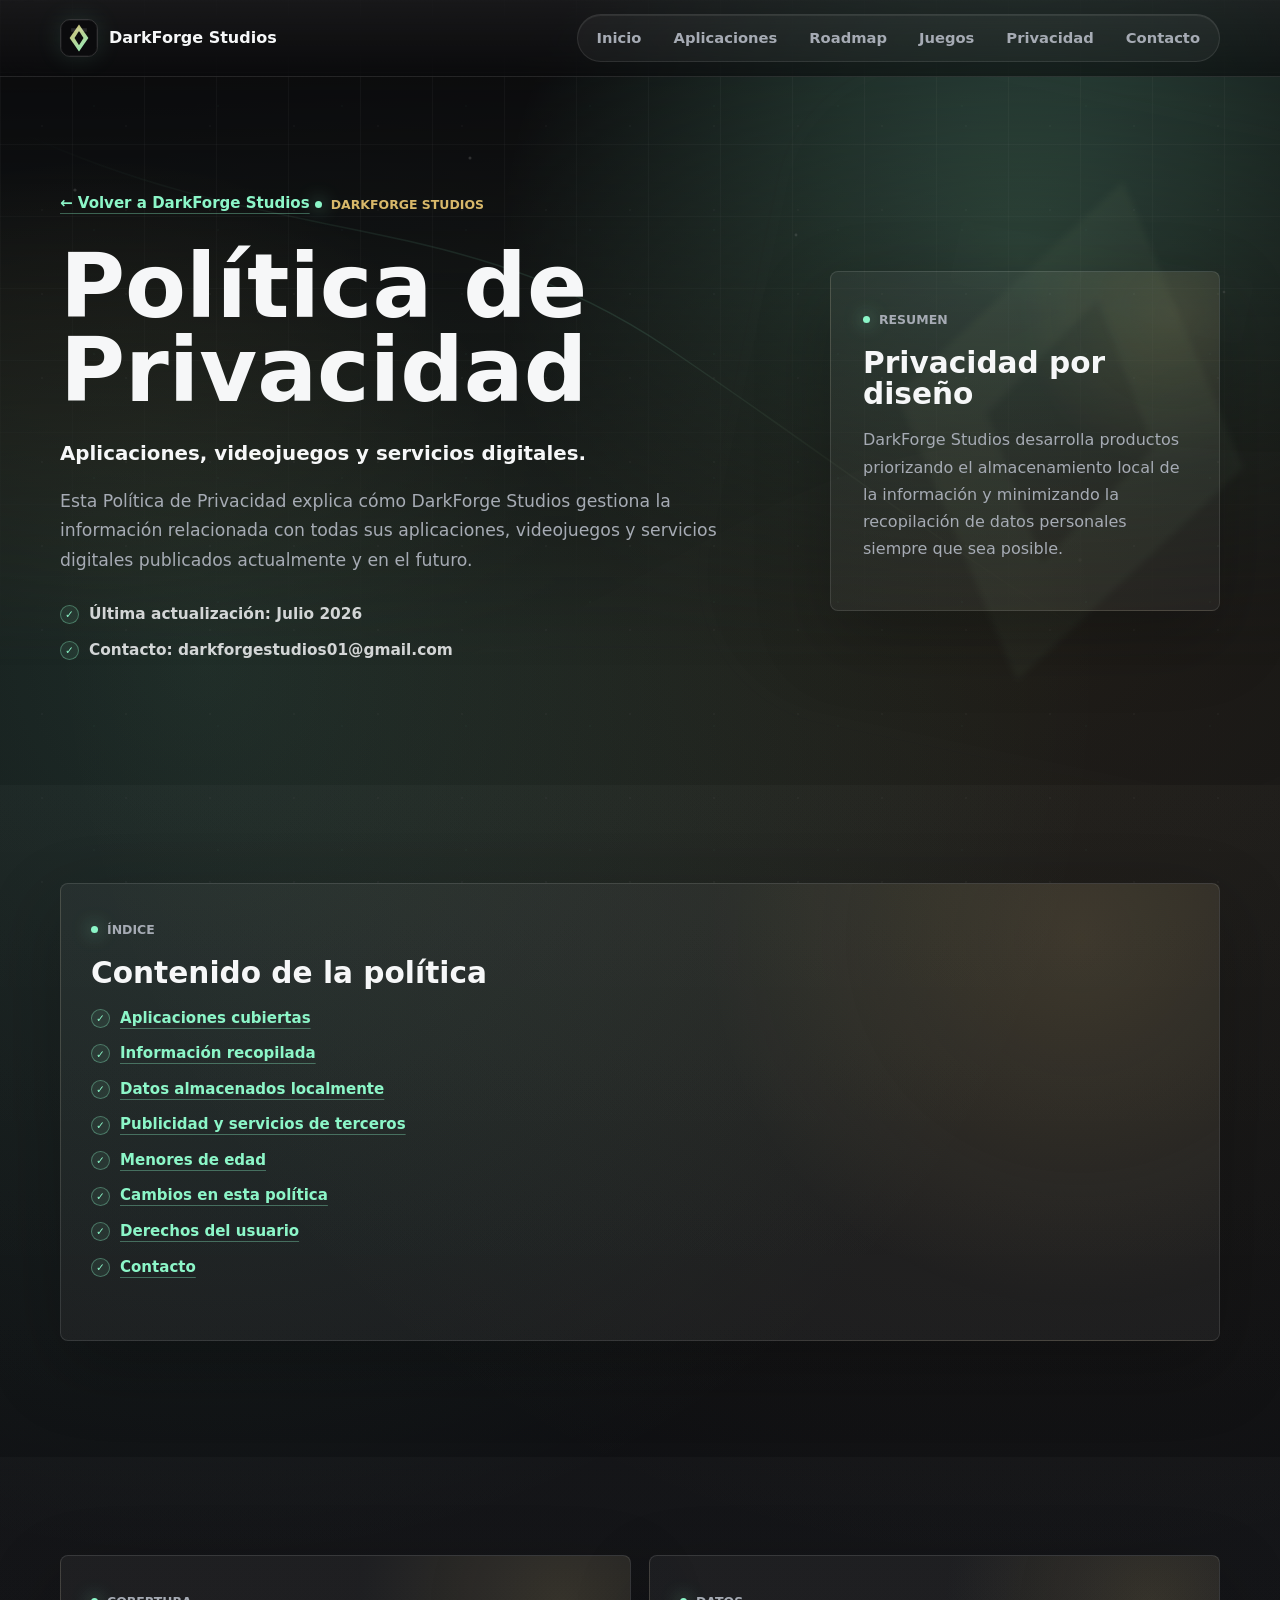
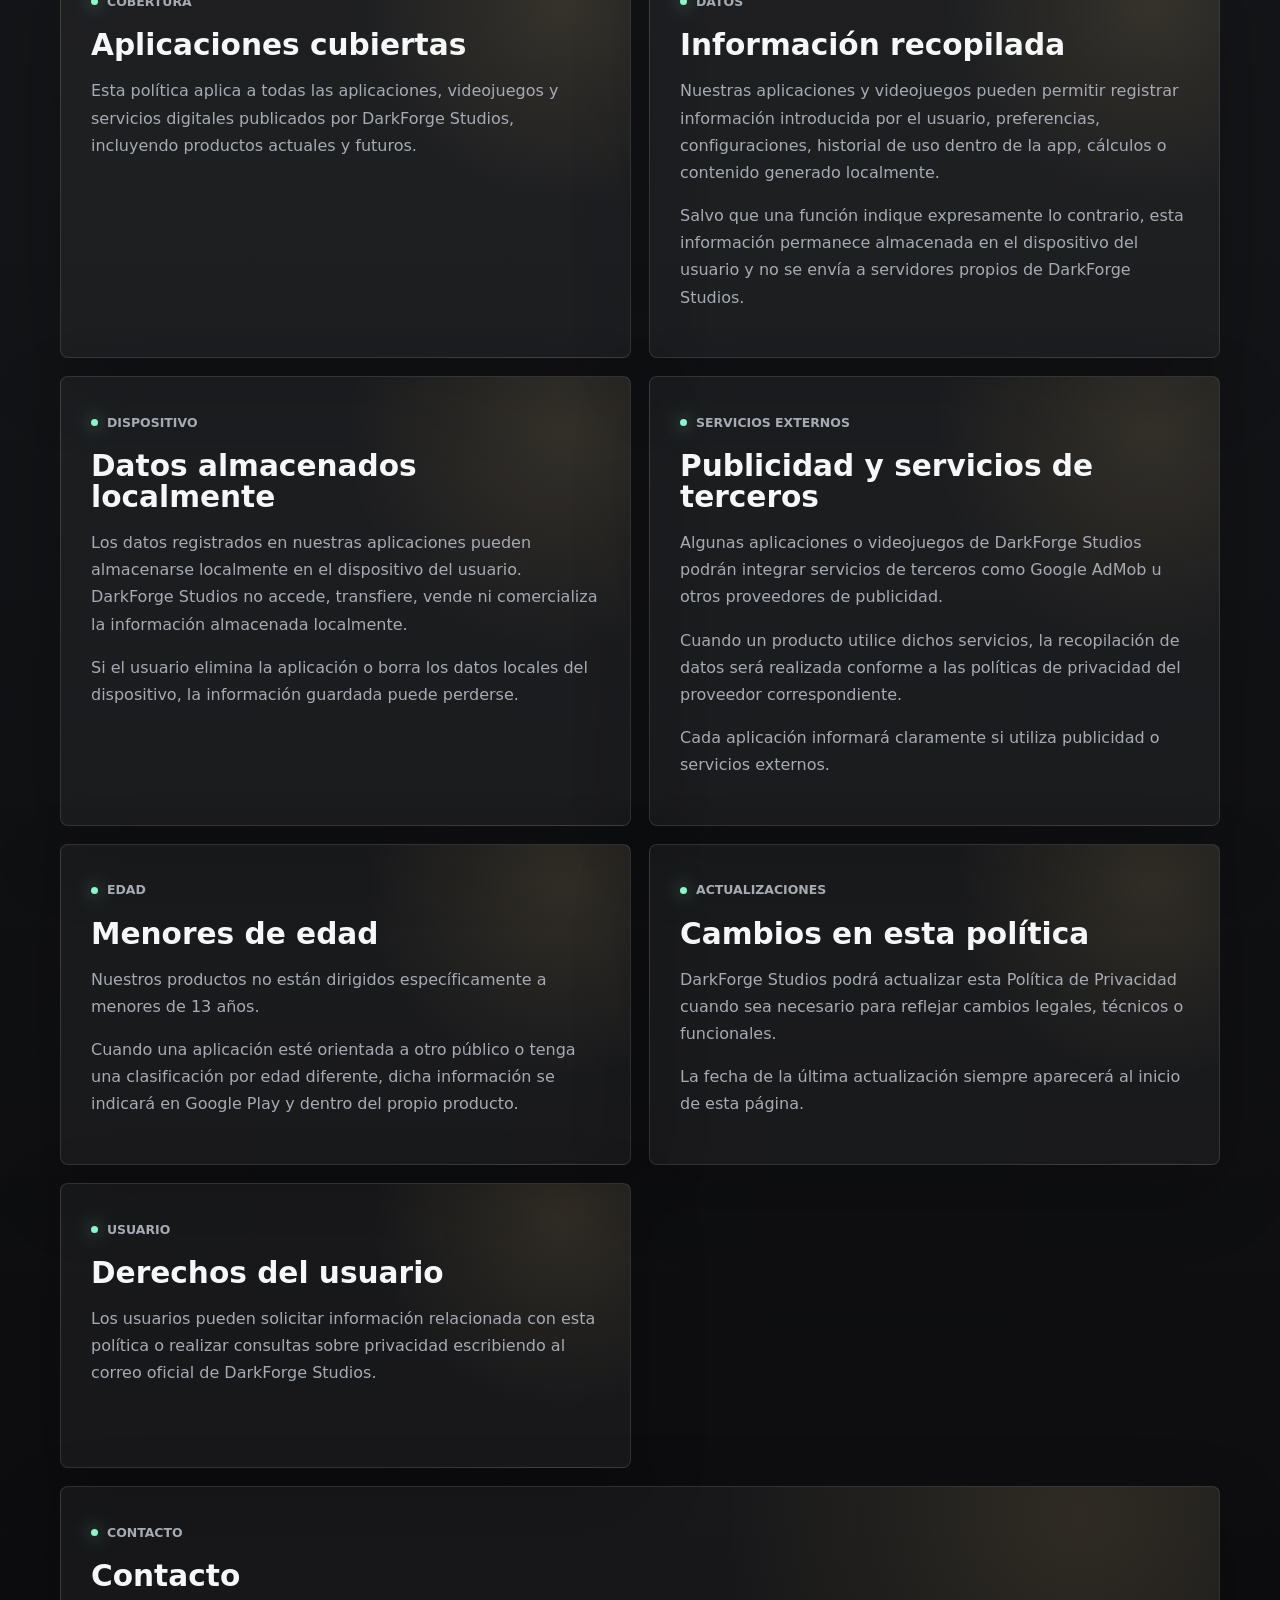
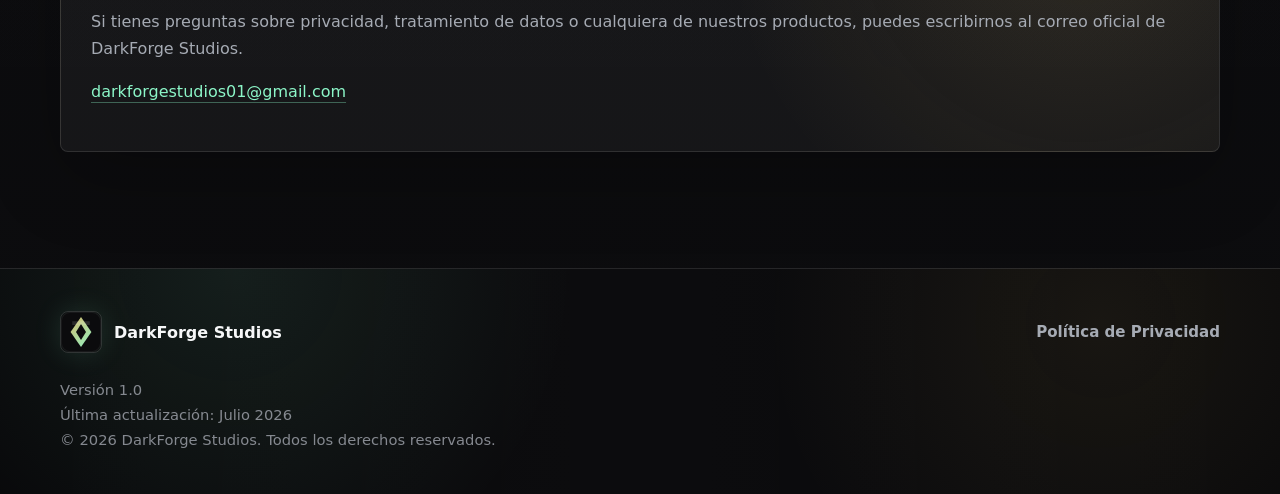
<file: privacy.html>
<!DOCTYPE html>
<html lang="es">
<head>
  <meta charset="UTF-8">
  <meta name="viewport" content="width=device-width, initial-scale=1.0">
  <meta name="description" content="Politica de privacidad de DarkForge Studios para sus aplicaciones, videojuegos y servicios digitales.">
  <meta name="keywords" content="DarkForge Studios, politica de privacidad, aplicaciones Android, videojuegos, servicios digitales">
  <meta name="author" content="DarkForge Studios">
  <meta name="robots" content="index, follow">
  <meta name="theme-color" content="#0B0B0D">
  <meta property="og:type" content="website">
  <meta property="og:title" content="Politica de Privacidad | DarkForge Studios">
  <meta property="og:description" content="Politica de privacidad oficial de DarkForge Studios.">
  <meta property="og:url" content="https://thedarkv1.github.io/darkforge-studios/privacy.html">
  <meta property="og:image" content="https://thedarkv1.github.io/darkforge-studios/assets/icons/darkforge-mark.svg">
  <meta name="twitter:card" content="summary">
  <meta name="twitter:title" content="Politica de Privacidad | DarkForge Studios">
  <meta name="twitter:description" content="Politica de privacidad oficial de DarkForge Studios.">
  <meta name="twitter:image" content="https://thedarkv1.github.io/darkforge-studios/assets/icons/darkforge-mark.svg">
  <link rel="canonical" href="https://thedarkv1.github.io/darkforge-studios/privacy.html">
  <title>Pol&iacute;tica de Privacidad | DarkForge Studios</title>
  <link rel="icon" href="assets/icons/darkforge-mark.svg" type="image/svg+xml">
  <link rel="stylesheet" href="styles.css">
  <script type="application/ld+json">
    {
      "@context": "https://schema.org",
      "@type": "WebPage",
      "name": "Politica de Privacidad de DarkForge Studios",
      "url": "https://thedarkv1.github.io/darkforge-studios/privacy.html",
      "dateModified": "2026-07-09",
      "description": "Politica de privacidad de DarkForge Studios para sus aplicaciones, videojuegos y servicios digitales.",
      "about": {
        "@type": "Organization",
        "name": "DarkForge Studios"
      },
      "publisher": {
        "@type": "Organization",
        "name": "DarkForge Studios",
        "url": "https://thedarkv1.github.io/darkforge-studios/"
      }
    }
  </script>
</head>
<body class="product-page privacy-page">
  <header class="site-header">
    <nav class="navbar" aria-label="Navegaci&oacute;n principal">
      <a class="brand" href="index.html#inicio" aria-label="DarkForge Studios inicio">
        <img src="assets/icons/darkforge-mark.svg" alt="" class="brand-icon">
        <span>DarkForge Studios</span>
      </a>

      <button class="nav-toggle" type="button" aria-expanded="false" aria-controls="nav-menu">
        <span class="nav-toggle-line"></span>
        <span class="nav-toggle-line"></span>
        <span class="nav-toggle-line"></span>
        <span class="sr-only">Abrir men&uacute;</span>
      </button>

      <ul class="nav-menu" id="nav-menu">
        <li><a href="index.html#inicio">Inicio</a></li>
        <li><a href="index.html#aplicaciones">Aplicaciones</a></li>
        <li><a href="index.html#roadmap">Roadmap</a></li>
        <li><a href="index.html#juegos">Juegos</a></li>
        <li><a href="privacy.html" aria-current="page">Privacidad</a></li>
        <li><a href="index.html#contacto">Contacto</a></li>
      </ul>
    </nav>
  </header>

  <main>
    <section class="product-page-hero privacy-hero section" id="privacidad">
      <img src="assets/icons/darkforge-mark.svg" alt="" class="product-page-mark" aria-hidden="true">
      <div class="section-content privacy-hero-grid">
        <div class="privacy-hero-copy reveal">
          <a class="back-link" href="index.html">&larr; Volver a DarkForge Studios</a>
          <p class="eyebrow">DarkForge Studios</p>
          <h1>Pol&iacute;tica de Privacidad</h1>
          <p class="product-subtitle">Aplicaciones, videojuegos y servicios digitales.</p>
          <p class="product-description">
            Esta Pol&iacute;tica de Privacidad explica c&oacute;mo DarkForge Studios gestiona la informaci&oacute;n relacionada con todas sus aplicaciones, videojuegos y servicios digitales publicados actualmente y en el futuro.
          </p>
          <ul class="product-points" aria-label="Datos principales de la pol&iacute;tica">
            <li>&Uacute;ltima actualizaci&oacute;n: Julio 2026</li>
            <li>Contacto: darkforgestudios01@gmail.com</li>
          </ul>
        </div>

        <aside class="privacy-summary-card reveal" aria-label="Resumen de privacidad">
          <p class="eyebrow">Resumen</p>
          <h2>Privacidad por dise&ntilde;o</h2>
          <p>
            DarkForge Studios desarrolla productos priorizando el almacenamiento local de la informaci&oacute;n y minimizando la recopilaci&oacute;n de datos personales siempre que sea posible.
          </p>
        </aside>
      </div>
    </section>

    <section class="section alt-section privacy-policy-section" aria-labelledby="privacy-index-title">
      <div class="section-content policy-grid">
        <article class="policy-card policy-card-wide reveal">
          <p class="eyebrow">&Iacute;ndice</p>
          <h2 id="privacy-index-title">Contenido de la pol&iacute;tica</h2>
          <ul class="product-points" aria-label="Indice de la pol&iacute;tica de privacidad">
            <li><a class="inline-link" href="#aplicaciones-cubiertas">Aplicaciones cubiertas</a></li>
            <li><a class="inline-link" href="#informacion-recopilada">Informaci&oacute;n recopilada</a></li>
            <li><a class="inline-link" href="#datos-locales">Datos almacenados localmente</a></li>
            <li><a class="inline-link" href="#publicidad-terceros">Publicidad y servicios de terceros</a></li>
            <li><a class="inline-link" href="#menores-edad">Menores de edad</a></li>
            <li><a class="inline-link" href="#cambios-politica">Cambios en esta pol&iacute;tica</a></li>
            <li><a class="inline-link" href="#derechos-usuario">Derechos del usuario</a></li>
            <li><a class="inline-link" href="#contacto-privacidad">Contacto</a></li>
          </ul>
        </article>
      </div>
    </section>

    <section class="section alt-section privacy-policy-section">
      <div class="section-content policy-grid">
        <article class="policy-card reveal" id="aplicaciones-cubiertas">
          <p class="eyebrow">Cobertura</p>
          <h2>Aplicaciones cubiertas</h2>
          <p>
            Esta pol&iacute;tica aplica a todas las aplicaciones, videojuegos y servicios digitales publicados por DarkForge Studios, incluyendo productos actuales y futuros.
          </p>
        </article>

        <article class="policy-card reveal" id="informacion-recopilada">
          <p class="eyebrow">Datos</p>
          <h2>Informaci&oacute;n recopilada</h2>
          <p>
            Nuestras aplicaciones y videojuegos pueden permitir registrar informaci&oacute;n introducida por el usuario, preferencias, configuraciones, historial de uso dentro de la app, c&aacute;lculos o contenido generado localmente.
          </p>
          <p>
            Salvo que una funci&oacute;n indique expresamente lo contrario, esta informaci&oacute;n permanece almacenada en el dispositivo del usuario y no se env&iacute;a a servidores propios de DarkForge Studios.
          </p>
        </article>

        <article class="policy-card reveal" id="datos-locales">
          <p class="eyebrow">Dispositivo</p>
          <h2>Datos almacenados localmente</h2>
          <p>
            Los datos registrados en nuestras aplicaciones pueden almacenarse localmente en el dispositivo del usuario. DarkForge Studios no accede, transfiere, vende ni comercializa la informaci&oacute;n almacenada localmente.
          </p>
          <p>
            Si el usuario elimina la aplicaci&oacute;n o borra los datos locales del dispositivo, la informaci&oacute;n guardada puede perderse.
          </p>
        </article>

        <article class="policy-card reveal" id="publicidad-terceros">
          <p class="eyebrow">Servicios externos</p>
          <h2>Publicidad y servicios de terceros</h2>
          <p>
            Algunas aplicaciones o videojuegos de DarkForge Studios podr&aacute;n integrar servicios de terceros como Google AdMob u otros proveedores de publicidad.
          </p>
          <p>
            Cuando un producto utilice dichos servicios, la recopilaci&oacute;n de datos ser&aacute; realizada conforme a las pol&iacute;ticas de privacidad del proveedor correspondiente.
          </p>
          <p>
            Cada aplicaci&oacute;n informar&aacute; claramente si utiliza publicidad o servicios externos.
          </p>
        </article>

        <article class="policy-card reveal" id="menores-edad">
          <p class="eyebrow">Edad</p>
          <h2>Menores de edad</h2>
          <p>
            Nuestros productos no est&aacute;n dirigidos espec&iacute;ficamente a menores de 13 a&ntilde;os.
          </p>
          <p>
            Cuando una aplicaci&oacute;n est&eacute; orientada a otro p&uacute;blico o tenga una clasificaci&oacute;n por edad diferente, dicha informaci&oacute;n se indicar&aacute; en Google Play y dentro del propio producto.
          </p>
        </article>

        <article class="policy-card reveal" id="cambios-politica">
          <p class="eyebrow">Actualizaciones</p>
          <h2>Cambios en esta pol&iacute;tica</h2>
          <p>
            DarkForge Studios podr&aacute; actualizar esta Pol&iacute;tica de Privacidad cuando sea necesario para reflejar cambios legales, t&eacute;cnicos o funcionales.
          </p>
          <p>
            La fecha de la &uacute;ltima actualizaci&oacute;n siempre aparecer&aacute; al inicio de esta p&aacute;gina.
          </p>
        </article>

        <article class="policy-card reveal" id="derechos-usuario">
          <p class="eyebrow">Usuario</p>
          <h2>Derechos del usuario</h2>
          <p>
            Los usuarios pueden solicitar informaci&oacute;n relacionada con esta pol&iacute;tica o realizar consultas sobre privacidad escribiendo al correo oficial de DarkForge Studios.
          </p>
        </article>

        <article class="policy-card policy-card-wide reveal" id="contacto-privacidad">
          <p class="eyebrow">Contacto</p>
          <h2>Contacto</h2>
          <p>
            Si tienes preguntas sobre privacidad, tratamiento de datos o cualquiera de nuestros productos, puedes escribirnos al correo oficial de DarkForge Studios.
          </p>
          <p>
            <a href="mailto:darkforgestudios01@gmail.com">darkforgestudios01@gmail.com</a>
          </p>
        </article>
      </div>
    </section>
  </main>

  <footer class="site-footer">
    <div class="footer-content">
      <a class="footer-brand" href="index.html#inicio" aria-label="DarkForge Studios inicio">
        <img src="assets/icons/darkforge-mark.svg" alt="" class="footer-brand-icon">
        <span>DarkForge Studios</span>
      </a>

      <nav class="footer-links" aria-label="Informaci&oacute;n de la pol&iacute;tica">
        <a href="#privacidad" aria-current="page">Pol&iacute;tica de Privacidad</a>
      </nav>

      <p class="footer-copy">Versi&oacute;n 1.0<br>&Uacute;ltima actualizaci&oacute;n: Julio 2026<br>&copy; <span id="current-year">2026</span> DarkForge Studios. Todos los derechos reservados.</p>
    </div>
  </footer>

  <script src="script.js"></script>
</body>
</html>
</file>
<file: styles.css>
:root {
  --color-bg: #0B0B0D;
  --color-bg-soft: #111216;
  --color-surface: rgba(255, 255, 255, 0.06);
  --color-surface-strong: rgba(255, 255, 255, 0.1);
  --color-text: #f6f7f8;
  --color-muted: #a6abb4;
  --color-border: rgba(255, 255, 255, 0.12);
  --color-primary: #8cf6c8;
  --color-primary-soft: rgba(140, 246, 200, 0.16);
  --color-accent: #d8b86a;
  --color-accent-soft: rgba(216, 184, 106, 0.16);
  --shadow-soft: 0 28px 80px rgba(0, 0, 0, 0.36);
  --shadow-glow: 0 0 60px rgba(140, 246, 200, 0.16);
  --max-width: 1160px;
}

* {
  box-sizing: border-box;
}

html {
  scroll-behavior: smooth;
}

body {
  margin: 0;
  font-family: Inter, ui-sans-serif, system-ui, -apple-system, BlinkMacSystemFont, "Segoe UI", Arial, sans-serif;
  line-height: 1.7;
  color: var(--color-text);
  background:
    radial-gradient(circle at 18% 12%, rgba(140, 246, 200, 0.12), transparent 28%),
    radial-gradient(circle at 82% 18%, rgba(216, 184, 106, 0.12), transparent 30%),
    linear-gradient(180deg, #0b0b0d 0%, #101114 48%, #0b0b0d 100%);
  overflow-x: hidden;
}

body::before {
  position: fixed;
  inset: 0;
  z-index: -2;
  content: "";
  background:
    linear-gradient(rgba(255, 255, 255, 0.035) 1px, transparent 1px),
    linear-gradient(90deg, rgba(255, 255, 255, 0.035) 1px, transparent 1px),
    url("assets/images/darkforge-hero-placeholder.svg") center top / cover no-repeat;
  background-size: 72px 72px, 72px 72px, cover;
  -webkit-mask-image: linear-gradient(to bottom, black, transparent 74%);
  mask-image: linear-gradient(to bottom, black, transparent 74%);
  pointer-events: none;
}

body::after {
  position: fixed;
  inset: 0;
  z-index: -1;
  content: "";
  background-image:
    radial-gradient(circle, rgba(255, 255, 255, 0.18) 1px, transparent 1px),
    radial-gradient(circle, rgba(140, 246, 200, 0.16) 1px, transparent 1px);
  background-position: 0 0, 32px 44px;
  background-size: 84px 84px, 124px 124px;
  opacity: 0.16;
  pointer-events: none;
}

a {
  color: inherit;
}

.site-header {
  position: sticky;
  top: 0;
  z-index: 10;
  background:
    linear-gradient(180deg, rgba(255, 255, 255, 0.055), transparent),
    rgba(11, 11, 13, 0.58);
  border-bottom: 1px solid rgba(255, 255, 255, 0.055);
  backdrop-filter: blur(22px) saturate(1.25);
  transition: background 320ms ease, border-color 320ms ease, box-shadow 320ms ease, backdrop-filter 320ms ease;
}

.site-header.is-scrolled {
  background:
    linear-gradient(180deg, rgba(255, 255, 255, 0.07), transparent),
    rgba(11, 11, 13, 0.82);
  border-color: rgba(140, 246, 200, 0.13);
  box-shadow: 0 18px 52px rgba(0, 0, 0, 0.34);
  backdrop-filter: blur(28px) saturate(1.35);
}

.navbar {
  display: flex;
  align-items: center;
  justify-content: space-between;
  width: min(100% - 40px, var(--max-width));
  min-height: 76px;
  margin: 0 auto;
}

.brand {
  display: inline-flex;
  align-items: center;
  gap: 11px;
  color: var(--color-text);
  font-weight: 750;
  text-decoration: none;
}

.brand-icon {
  width: 38px;
  height: 38px;
  border: 1px solid rgba(255, 255, 255, 0.14);
  border-radius: 10px;
  box-shadow: 0 0 26px rgba(140, 246, 200, 0.12);
}

.nav-menu {
  display: flex;
  align-items: center;
  gap: 6px;
  padding: 6px;
  margin: 0;
  list-style: none;
  border: 1px solid rgba(255, 255, 255, 0.095);
  border-radius: 999px;
  background: rgba(255, 255, 255, 0.045);
  box-shadow: inset 0 1px 0 rgba(255, 255, 255, 0.075);
}

.nav-menu a {
  display: inline-flex;
  align-items: center;
  min-height: 34px;
  padding: 0 13px;
  border-radius: 999px;
  color: var(--color-muted);
  font-size: 0.92rem;
  font-weight: 650;
  text-decoration: none;
  transition: color 220ms ease, background 220ms ease, transform 220ms ease;
}

.nav-menu a:hover,
.nav-menu a:focus {
  color: var(--color-text);
  background: rgba(140, 246, 200, 0.085);
  transform: translateY(-1px);
}

.nav-toggle {
  display: none;
  width: 44px;
  height: 44px;
  padding: 0;
  border: 1px solid var(--color-border);
  border-radius: 10px;
  background: rgba(255, 255, 255, 0.06);
  cursor: pointer;
}

.nav-toggle-line {
  display: block;
  width: 20px;
  height: 2px;
  margin: 4px auto;
  background: var(--color-text);
  transition: transform 220ms ease, opacity 220ms ease;
}

.nav-toggle[aria-expanded="true"] .nav-toggle-line:nth-child(1) {
  transform: translateY(6px) rotate(45deg);
}

.nav-toggle[aria-expanded="true"] .nav-toggle-line:nth-child(2) {
  opacity: 0;
}

.nav-toggle[aria-expanded="true"] .nav-toggle-line:nth-child(3) {
  transform: translateY(-6px) rotate(-45deg);
}

.section {
  position: relative;
  padding: 116px 0;
}

.section-content {
  width: min(100% - 40px, var(--max-width));
  margin: 0 auto;
}

.hero {
  display: flex;
  align-items: center;
  isolation: isolate;
  height: 100vh;
  min-height: 720px;
  padding: 70px 0 54px;
  overflow: hidden;
  background:
    radial-gradient(circle at 78% 26%, rgba(140, 246, 200, 0.22), transparent 31%),
    radial-gradient(circle at 64% 74%, rgba(216, 184, 106, 0.13), transparent 34%),
    linear-gradient(115deg, transparent 0%, rgba(255, 255, 255, 0.035) 46%, transparent 68%),
    linear-gradient(180deg, rgba(255, 255, 255, 0.018), transparent 44%);
}

.hero::before {
  position: absolute;
  inset: 6% 0 10%;
  content: "";
  background:
    linear-gradient(118deg, transparent 8%, rgba(140, 246, 200, 0.13) 36%, transparent 58%),
    linear-gradient(62deg, transparent 18%, rgba(216, 184, 106, 0.08) 54%, transparent 82%),
    repeating-linear-gradient(90deg, rgba(255, 255, 255, 0.052) 0 1px, transparent 1px 92px);
  filter: blur(18px);
  opacity: 0.8;
  transform: skewY(-6deg);
  pointer-events: none;
}

.hero::after {
  position: absolute;
  inset: auto 0 0;
  height: 34%;
  content: "";
  background:
    radial-gradient(circle at 20% 70%, rgba(255, 255, 255, 0.1) 1px, transparent 1.5px),
    radial-gradient(circle at 68% 42%, rgba(140, 246, 200, 0.18) 1px, transparent 1.5px),
    linear-gradient(90deg, transparent, rgba(140, 246, 200, 0.36), rgba(216, 184, 106, 0.28), transparent);
  background-size: 120px 120px, 168px 168px, 100% 1px;
  background-position: 0 0, 42px 24px, left bottom;
  background-repeat: repeat, repeat, no-repeat;
  opacity: 0.45;
  pointer-events: none;
}

.hero-mark {
  position: absolute;
  right: -10%;
  top: 6%;
  z-index: -1;
  width: min(48vw, 660px);
  min-width: 360px;
  opacity: 0.055;
  filter: blur(14px);
  transform: rotate(-12deg) scale(1.05);
  pointer-events: none;
}

.hero-grid {
  position: relative;
  display: grid;
  grid-template-columns: minmax(0, 1.04fr) minmax(360px, 0.82fr);
  align-items: center;
  gap: 76px;
}

.hero-content {
  max-width: 780px;
  animation: heroCopyIn 300ms ease-out both;
}

.hero .eyebrow {
  color: rgba(216, 184, 106, 0.92);
  letter-spacing: 0;
}

.hero-kicker {
  animation: heroCopyIn 300ms ease-out 40ms both;
}

.eyebrow {
  display: inline-flex;
  align-items: center;
  gap: 9px;
  margin: 0 0 18px;
  color: var(--color-accent);
  font-size: 0.78rem;
  font-weight: 760;
  text-transform: uppercase;
}

.eyebrow::before {
  width: 7px;
  height: 7px;
  border-radius: 50%;
  content: "";
  background: var(--color-primary);
  box-shadow: 0 0 18px rgba(140, 246, 200, 0.8);
}

h1,
h2,
h3,
p {
  margin-top: 0;
}

h1 {
  max-width: 860px;
  margin-bottom: 24px;
  font-size: 5.55rem;
  line-height: 0.95;
  font-weight: 830;
}

h2 {
  margin-bottom: 16px;
  font-size: 3.7rem;
  line-height: 1.05;
  font-weight: 800;
}

h3 {
  margin-bottom: 10px;
  font-size: 1.55rem;
  line-height: 1.15;
}

.hero-text {
  max-width: 705px;
  margin-bottom: 24px;
  color: var(--color-muted);
  font-size: 1.22rem;
  line-height: 1.75;
  animation: heroCopyIn 300ms ease-out 80ms both;
}

.hero-points {
  display: grid;
  grid-template-columns: repeat(2, minmax(0, max-content));
  gap: 10px 18px;
  padding: 0;
  margin: 0 0 36px;
  list-style: none;
  color: rgba(246, 247, 248, 0.82);
  font-size: 0.94rem;
  font-weight: 650;
  animation: heroCopyIn 300ms ease-out 120ms both;
}

.hero-points li {
  position: relative;
  display: inline-flex;
  align-items: center;
  gap: 9px;
  min-height: 28px;
}

.hero-points li::before {
  display: inline-grid;
  place-items: center;
  width: 16px;
  height: 16px;
  border: 1px solid rgba(140, 246, 200, 0.32);
  border-radius: 50%;
  color: var(--color-primary);
  content: "\2713";
  background: rgba(140, 246, 200, 0.075);
  box-shadow: 0 0 16px rgba(140, 246, 200, 0.08);
  font-size: 0.66rem;
  line-height: 1;
}

.hero-actions {
  display: flex;
  flex-wrap: wrap;
  gap: 14px;
  animation: heroButtonsIn 300ms ease-out 170ms both;
}

.button {
  position: relative;
  overflow: hidden;
  display: inline-flex;
  align-items: center;
  justify-content: center;
  min-height: 50px;
  padding: 0 19px;
  border: 1px solid transparent;
  border-radius: 999px;
  font-weight: 760;
  text-decoration: none;
  transition: transform 240ms ease, box-shadow 240ms ease, border-color 240ms ease, background 240ms ease, color 240ms ease;
}

.button::before {
  position: absolute;
  inset: 0;
  content: "";
  background: linear-gradient(120deg, transparent 12%, rgba(255, 255, 255, 0.26), transparent 52%);
  opacity: 0;
  transform: translateX(-60%);
  transition: opacity 240ms ease, transform 360ms ease;
}

.button:hover,
.button:focus {
  transform: translateY(-2px) scale(1.01);
}

.button:hover::before,
.button:focus::before {
  opacity: 0.5;
  transform: translateX(55%);
}

.button:active {
  transform: translateY(0) scale(0.985);
}

.button-primary {
  color: #08100d;
  background: linear-gradient(135deg, #8cf6c8, #c6ffe8);
  box-shadow: 0 0 38px rgba(140, 246, 200, 0.18), 0 14px 32px rgba(140, 246, 200, 0.12), inset 0 1px 0 rgba(255, 255, 255, 0.52);
}

.button-primary:hover,
.button-primary:focus {
  box-shadow: 0 0 54px rgba(140, 246, 200, 0.26), 0 18px 40px rgba(140, 246, 200, 0.16), inset 0 1px 0 rgba(255, 255, 255, 0.66);
}

.button-secondary {
  color: var(--color-text);
  border-color: rgba(140, 246, 200, 0.42);
  background: rgba(255, 255, 255, 0.035);
  box-shadow: inset 0 1px 0 rgba(255, 255, 255, 0.08);
}

.button-secondary:hover,
.button-secondary:focus {
  border-color: rgba(140, 246, 200, 0.62);
  background: rgba(140, 246, 200, 0.09);
  box-shadow: 0 0 34px rgba(140, 246, 200, 0.11), inset 0 1px 0 rgba(255, 255, 255, 0.13);
}

.hero-visual {
  position: relative;
  display: grid;
  place-items: center;
  min-height: 610px;
  perspective: 1200px;
  animation: heroMockupIn 300ms ease-out 90ms both;
}

.hero-visual::before {
  position: absolute;
  inset: 2% -12% -2% -8%;
  content: "";
  background:
    radial-gradient(circle at 55% 44%, rgba(140, 246, 200, 0.26), transparent 44%),
    linear-gradient(135deg, rgba(140, 246, 200, 0.18), rgba(216, 184, 106, 0.09), transparent 70%),
    linear-gradient(90deg, transparent, rgba(255, 255, 255, 0.08), transparent);
  filter: blur(30px);
  transform: rotate(-11deg);
  pointer-events: none;
}

.hero-visual::after {
  position: absolute;
  inset: 8% 5%;
  content: "";
  border: 1px solid rgba(140, 246, 200, 0.12);
  border-radius: 8px;
  transform: rotate(-8deg) skewY(-6deg);
  pointer-events: none;
}

.studio-scene {
  position: relative;
  display: grid;
  place-items: center;
  width: min(100%, 520px);
  min-height: 520px;
}

.studio-scene-grid {
  position: absolute;
  inset: 8% 4%;
  border: 1px solid rgba(255, 255, 255, 0.08);
  border-radius: 8px;
  background:
    linear-gradient(rgba(255, 255, 255, 0.035) 1px, transparent 1px),
    linear-gradient(90deg, rgba(255, 255, 255, 0.035) 1px, transparent 1px),
    radial-gradient(circle at 50% 42%, rgba(140, 246, 200, 0.12), transparent 56%);
  background-size: 38px 38px, 38px 38px, cover;
  box-shadow: inset 0 1px 0 rgba(255, 255, 255, 0.06);
  opacity: 0.72;
  transform: rotate(-8deg) skewY(-4deg);
  pointer-events: none;
}

.studio-emblem {
  position: relative;
  z-index: 3;
  display: grid;
  place-items: center;
  width: min(74%, 340px);
  aspect-ratio: 1;
  border: 1px solid rgba(255, 255, 255, 0.18);
  border-radius: 8px;
  background:
    linear-gradient(145deg, rgba(255, 255, 255, 0.18), rgba(255, 255, 255, 0.035) 38%, rgba(140, 246, 200, 0.08)),
    radial-gradient(circle at 28% 20%, rgba(216, 184, 106, 0.18), transparent 34%),
    rgba(255, 255, 255, 0.035);
  box-shadow:
    0 58px 132px rgba(0, 0, 0, 0.52),
    0 0 118px rgba(140, 246, 200, 0.18),
    -18px 18px 86px rgba(216, 184, 106, 0.09),
    inset 0 1px 0 rgba(255, 255, 255, 0.26);
  transform: rotateX(7deg) rotateY(-14deg) rotateZ(4deg) translateY(0);
  transform-style: preserve-3d;
  animation: studioEmblemFloat 6.4s ease-in-out 420ms infinite;
  transition: transform 320ms ease, box-shadow 320ms ease;
}

.studio-emblem::before {
  position: absolute;
  inset: 18px;
  content: "";
  border: 1px solid rgba(140, 246, 200, 0.14);
  border-radius: 8px;
  background:
    linear-gradient(rgba(255, 255, 255, 0.045) 1px, transparent 1px),
    linear-gradient(90deg, rgba(255, 255, 255, 0.045) 1px, transparent 1px);
  background-size: 28px 28px;
  opacity: 0.72;
  pointer-events: none;
}

.studio-emblem::after {
  position: absolute;
  left: 14%;
  right: 14%;
  bottom: -28px;
  height: 38px;
  border-radius: 50%;
  content: "";
  background: rgba(0, 0, 0, 0.48);
  filter: blur(20px);
  opacity: 0.72;
  pointer-events: none;
}

.studio-emblem:hover {
  box-shadow:
    0 64px 148px rgba(0, 0, 0, 0.56),
    0 0 132px rgba(140, 246, 200, 0.24),
    -18px 18px 92px rgba(216, 184, 106, 0.12),
    inset 0 1px 0 rgba(255, 255, 255, 0.34);
}

.studio-emblem-orbit {
  position: absolute;
  inset: -28px;
  border: 1px solid rgba(140, 246, 200, 0.18);
  border-radius: 8px;
  opacity: 0.72;
  transform: rotate(-11deg) translateZ(-18px);
  pointer-events: none;
}

.studio-emblem-glass {
  position: absolute;
  inset: 12px auto auto 24px;
  z-index: 2;
  width: 42%;
  height: 72%;
  border-radius: 999px;
  background: linear-gradient(105deg, rgba(255, 255, 255, 0.24), rgba(255, 255, 255, 0.065) 38%, transparent 58%);
  filter: blur(10px);
  opacity: 0.48;
  transform: rotate(14deg);
  pointer-events: none;
}

.studio-emblem-mark {
  position: relative;
  z-index: 1;
  display: block;
  width: min(58%, 238px);
  filter:
    drop-shadow(0 0 36px rgba(140, 246, 200, 0.26))
    drop-shadow(0 18px 34px rgba(0, 0, 0, 0.45));
  transform: translateZ(34px);
}

.floating-screen {
  position: absolute;
  z-index: 2;
  display: grid;
  gap: 10px;
  width: 168px;
  padding: 18px;
  border: 1px solid rgba(255, 255, 255, 0.13);
  border-radius: 8px;
  background:
    linear-gradient(145deg, rgba(255, 255, 255, 0.16), rgba(255, 255, 255, 0.045)),
    rgba(11, 11, 13, 0.66);
  box-shadow:
    0 28px 76px rgba(0, 0, 0, 0.34),
    0 0 42px rgba(140, 246, 200, 0.08),
    inset 0 1px 0 rgba(255, 255, 255, 0.18);
  backdrop-filter: blur(18px);
  animation: sceneFloat 5.8s ease-in-out infinite;
}

.floating-screen span {
  display: block;
  height: 10px;
  border-radius: 999px;
  background: rgba(255, 255, 255, 0.12);
}

.floating-screen span:nth-child(1) {
  width: 64%;
  background: rgba(140, 246, 200, 0.52);
}

.floating-screen span:nth-child(2) {
  width: 92%;
}

.floating-screen span:nth-child(3) {
  width: 48%;
  background: rgba(216, 184, 106, 0.48);
}

.screen-primary {
  left: 0;
  top: 18%;
  transform: rotate(-10deg);
}

.screen-secondary {
  right: 0;
  bottom: 16%;
  transform: rotate(9deg);
  animation-delay: 380ms;
}

.floating-symbol {
  position: absolute;
  z-index: 4;
  display: grid;
  place-items: center;
  width: 74px;
  height: 74px;
  border: 1px solid rgba(255, 255, 255, 0.13);
  border-radius: 8px;
  background:
    radial-gradient(circle at 32% 20%, rgba(255, 255, 255, 0.16), transparent 46%),
    rgba(255, 255, 255, 0.055);
  box-shadow:
    0 24px 62px rgba(0, 0, 0, 0.34),
    0 0 38px rgba(140, 246, 200, 0.1);
  backdrop-filter: blur(16px);
  animation: sceneFloat 6.4s ease-in-out 260ms infinite;
}

.android-symbol {
  right: 16%;
  top: 6%;
}

.android-symbol span {
  position: relative;
  width: 30px;
  height: 26px;
  border-radius: 9px 9px 7px 7px;
  background: var(--color-primary);
  box-shadow:
    -12px 9px 0 -8px var(--color-primary),
    12px 9px 0 -8px var(--color-primary),
    0 0 24px rgba(140, 246, 200, 0.28);
}

.android-symbol span::before,
.android-symbol span::after {
  position: absolute;
  top: -9px;
  width: 2px;
  height: 10px;
  border-radius: 999px;
  content: "";
  background: var(--color-primary);
}

.android-symbol span::before {
  left: 8px;
  transform: rotate(-28deg);
}

.android-symbol span::after {
  right: 8px;
  transform: rotate(28deg);
}

.gamepad-symbol {
  left: 14%;
  bottom: 8%;
  animation-delay: 620ms;
}

.gamepad-symbol span {
  position: relative;
  width: 42px;
  height: 25px;
  border: 2px solid var(--color-accent);
  border-radius: 16px;
  box-shadow: 0 0 22px rgba(216, 184, 106, 0.2);
}

.gamepad-symbol span::before,
.gamepad-symbol span::after {
  position: absolute;
  content: "";
}

.gamepad-symbol span::before {
  left: 8px;
  top: 10px;
  width: 12px;
  height: 2px;
  background: var(--color-accent);
  box-shadow: 5px -5px 0 -1px var(--color-accent), 5px 5px 0 -1px var(--color-accent);
}

.gamepad-symbol span::after {
  right: 8px;
  top: 8px;
  width: 5px;
  height: 5px;
  border-radius: 50%;
  background: var(--color-primary);
  box-shadow: 8px 5px 0 rgba(140, 246, 200, 0.72);
}

.section-heading {
  max-width: 760px;
  margin-bottom: 34px;
}

.section-text {
  max-width: 760px;
  color: var(--color-muted);
  font-size: 1.09rem;
}

.section-text a {
  color: var(--color-primary);
  text-decoration-color: rgba(140, 246, 200, 0.35);
  text-underline-offset: 5px;
}

.studio-apps {
  position: relative;
  overflow-x: clip;
}

.studio-apps::before {
  position: absolute;
  right: -8%;
  top: 12%;
  z-index: -1;
  width: 360px;
  height: 360px;
  content: "";
  background: radial-gradient(circle, rgba(140, 246, 200, 0.15), transparent 68%);
  filter: blur(34px);
  pointer-events: none;
}

.studio-app-card {
  position: relative;
  display: grid;
  grid-template-columns: 82px minmax(0, 1fr) auto;
  align-items: center;
  gap: 28px;
  overflow: hidden;
  padding: 30px;
  border: 1px solid var(--color-border);
  border-radius: 8px;
  color: var(--color-text);
  background:
    radial-gradient(circle at 14% 28%, rgba(140, 246, 200, 0.17), transparent 38%),
    radial-gradient(circle at 82% 10%, rgba(216, 184, 106, 0.11), transparent 34%),
    linear-gradient(145deg, rgba(255, 255, 255, 0.095), rgba(255, 255, 255, 0.035));
  box-shadow: var(--shadow-soft);
  text-decoration: none;
  transition: transform 260ms ease, border-color 260ms ease, box-shadow 260ms ease, background 260ms ease;
}

.studio-app-card::before {
  position: absolute;
  inset: 0;
  content: "";
  background: linear-gradient(120deg, transparent, rgba(255, 255, 255, 0.09), transparent);
  opacity: 0;
  transform: translateX(-42%);
  transition: opacity 260ms ease, transform 380ms ease;
}

.studio-app-card:hover,
.studio-app-card:focus {
  border-color: rgba(140, 246, 200, 0.36);
  background:
    radial-gradient(circle at 14% 28%, rgba(140, 246, 200, 0.22), transparent 40%),
    radial-gradient(circle at 82% 10%, rgba(216, 184, 106, 0.14), transparent 36%),
    linear-gradient(145deg, rgba(255, 255, 255, 0.11), rgba(255, 255, 255, 0.045));
  box-shadow: 0 34px 90px rgba(0, 0, 0, 0.36), 0 0 48px rgba(140, 246, 200, 0.09);
  transform: translateY(-5px);
}

.studio-app-card:hover::before,
.studio-app-card:focus::before {
  opacity: 1;
  transform: translateX(42%);
}

.project-icon,
.studio-app-copy,
.card-link {
  position: relative;
  z-index: 1;
}

.project-icon {
  display: grid;
  place-items: center;
  width: 82px;
  height: 82px;
  border: 1px solid rgba(140, 246, 200, 0.24);
  border-radius: 8px;
  background:
    radial-gradient(circle at 50% 38%, rgba(140, 246, 200, 0.18), transparent 56%),
    rgba(255, 255, 255, 0.045);
  box-shadow:
    inset 0 1px 0 rgba(255, 255, 255, 0.1),
    0 18px 42px rgba(0, 0, 0, 0.26);
  transition: border-color 240ms ease, box-shadow 240ms ease, transform 240ms ease;
}

.project-icon img {
  width: 76px;
  height: 76px;
  border-radius: 8px;
  box-shadow: 0 12px 26px rgba(0, 0, 0, 0.28);
  object-fit: cover;
  transition: box-shadow 240ms ease, transform 240ms ease;
}

.studio-app-card:hover .project-icon,
.studio-app-card:focus .project-icon {
  border-color: rgba(140, 246, 200, 0.46);
  box-shadow:
    inset 0 1px 0 rgba(255, 255, 255, 0.14),
    0 18px 42px rgba(0, 0, 0, 0.3),
    0 0 28px rgba(140, 246, 200, 0.18);
  transform: translateY(-1px);
}

.studio-app-card:hover .project-icon img,
.studio-app-card:focus .project-icon img {
  box-shadow:
    0 12px 26px rgba(0, 0, 0, 0.3),
    0 0 22px rgba(140, 246, 200, 0.18);
}

.studio-app-copy h3 {
  margin-bottom: 8px;
  font-size: 1.7rem;
}

.studio-app-copy p {
  max-width: 560px;
  margin-bottom: 16px;
  color: var(--color-muted);
}

.project-details {
  display: flex;
  flex-wrap: wrap;
  gap: 10px;
}

.project-details span {
  display: inline-flex;
  align-items: center;
  gap: 8px;
  min-height: 36px;
  padding: 0 13px;
  border: 1px solid rgba(255, 255, 255, 0.1);
  border-radius: 999px;
  color: var(--color-muted);
  background: rgba(255, 255, 255, 0.04);
  font-size: 0.92rem;
  font-weight: 650;
}

.project-details strong {
  color: var(--color-primary);
  font-size: 0.78rem;
  font-weight: 820;
}

.card-link {
  display: inline-flex;
  align-items: center;
  justify-content: center;
  min-height: 42px;
  padding: 0 18px;
  border: 1px solid rgba(140, 246, 200, 0.3);
  border-radius: 999px;
  color: var(--color-primary);
  background: rgba(140, 246, 200, 0.07);
  font-size: 0.94rem;
  font-weight: 760;
  white-space: nowrap;
  transition: transform 220ms ease, background 220ms ease, border-color 220ms ease;
}

.studio-app-card:hover .card-link,
.studio-app-card:focus .card-link {
  border-color: rgba(140, 246, 200, 0.52);
  background: rgba(140, 246, 200, 0.13);
  transform: translateX(3px);
}

.ecosystem-section,
.philosophy-panel,
.development-panel {
  position: relative;
  overflow-x: clip;
}

.ecosystem-section::before,
.philosophy-panel::before,
.development-panel::before {
  position: absolute;
  right: -10%;
  top: 6%;
  z-index: -1;
  width: 380px;
  height: 380px;
  content: "";
  background: radial-gradient(circle, rgba(140, 246, 200, 0.13), transparent 68%);
  filter: blur(34px);
  pointer-events: none;
}

.roadmap-line {
  position: relative;
  display: grid;
  grid-template-columns: repeat(4, minmax(0, 1fr));
  gap: 16px;
}

.roadmap-line::before {
  position: absolute;
  left: 4%;
  right: 4%;
  top: 28px;
  height: 1px;
  content: "";
  background: linear-gradient(90deg, rgba(140, 246, 200, 0.55), rgba(216, 184, 106, 0.28), rgba(255, 255, 255, 0.08));
  pointer-events: none;
}

.roadmap-card,
.stat-card,
.tech-card,
.development-item,
.philosophy-panel {
  position: relative;
  overflow: hidden;
  border: 1px solid rgba(255, 255, 255, 0.1);
  border-radius: 8px;
  background:
    radial-gradient(circle at 88% 10%, rgba(140, 246, 200, 0.12), transparent 34%),
    rgba(255, 255, 255, 0.045);
  box-shadow: 0 24px 70px rgba(0, 0, 0, 0.22);
  transition: transform 260ms ease, border-color 260ms ease, box-shadow 260ms ease, background 260ms ease;
}

.roadmap-card:hover,
.stat-card:hover,
.tech-card:hover,
.development-item:hover,
.philosophy-panel:hover {
  border-color: rgba(140, 246, 200, 0.3);
  background:
    radial-gradient(circle at 88% 10%, rgba(140, 246, 200, 0.16), transparent 36%),
    rgba(255, 255, 255, 0.06);
  box-shadow: 0 30px 86px rgba(0, 0, 0, 0.3), 0 0 38px rgba(140, 246, 200, 0.08);
  transform: translateY(-4px);
}

.roadmap-card {
  min-height: 190px;
  padding: 64px 22px 24px;
}

.roadmap-dot {
  position: absolute;
  left: 22px;
  top: 16px;
  z-index: 1;
  display: grid;
  place-items: center;
  width: 26px;
  height: 26px;
  border: 1px solid rgba(255, 255, 255, 0.14);
  border-radius: 50%;
  color: var(--color-primary);
  background: rgba(11, 11, 13, 0.92);
  box-shadow: 0 0 24px rgba(140, 246, 200, 0.12);
}

.roadmap-dot::after {
  width: 7px;
  height: 7px;
  border-radius: 50%;
  content: "";
  background: rgba(216, 184, 106, 0.82);
}

.roadmap-card.is-active .roadmap-dot {
  border-color: rgba(140, 246, 200, 0.46);
  background: rgba(140, 246, 200, 0.14);
}

.roadmap-card.is-active .roadmap-dot::after {
  width: auto;
  height: auto;
  content: "\2713";
  background: transparent;
  font-size: 0.82rem;
  font-weight: 900;
}

.roadmap-card h3,
.stat-card strong,
.tech-card h3,
.development-item h3 {
  position: relative;
  z-index: 1;
}

.roadmap-card h3 {
  margin-bottom: 18px;
  font-size: 1.08rem;
}

.roadmap-card p {
  margin-bottom: 4px;
  color: var(--color-muted);
  font-size: 0.92rem;
}

.roadmap-card strong {
  color: #f3dd9b;
  font-size: 0.94rem;
}

.stats-grid {
  display: grid;
  grid-template-columns: repeat(4, minmax(0, 1fr));
  gap: 16px;
}

.stat-card {
  min-height: 170px;
  padding: 26px;
}

.stat-card strong {
  display: block;
  margin-bottom: 14px;
  color: var(--color-text);
  font-size: 3rem;
  line-height: 1;
}

.stat-card p {
  margin: 0;
  color: var(--color-muted);
  font-weight: 650;
}

.philosophy-panel {
  padding: 38px;
}

.philosophy-panel .section-heading {
  margin-bottom: 20px;
}

.philosophy-text {
  max-width: 920px;
  margin-bottom: 0;
  font-size: 1.15rem;
  line-height: 1.85;
}

.tech-grid {
  display: grid;
  grid-template-columns: repeat(5, minmax(0, 1fr));
  gap: 14px;
}

.tech-card {
  min-height: 148px;
  padding: 24px 18px;
}

.tech-icon {
  display: inline-grid;
  place-items: center;
  width: 48px;
  height: 48px;
  margin-bottom: 20px;
  border: 1px solid rgba(140, 246, 200, 0.24);
  border-radius: 8px;
  color: var(--color-primary);
  background: rgba(140, 246, 200, 0.08);
  font-size: 0.78rem;
  font-weight: 900;
  box-shadow: 0 0 26px rgba(140, 246, 200, 0.08);
}

.tech-card h3 {
  margin-bottom: 0;
  font-size: 1rem;
}

.development-panel {
  padding: 36px;
}

.development-list {
  display: grid;
  gap: 14px;
}

.development-item {
  display: grid;
  grid-template-columns: minmax(0, 1fr) minmax(180px, 32%);
  align-items: center;
  gap: 24px;
  padding: 22px;
}

.development-item h3 {
  margin-bottom: 6px;
  font-size: 1.04rem;
}

.development-item p {
  margin: 0;
  color: var(--color-muted);
  font-size: 0.95rem;
}

.progress-bar {
  overflow: hidden;
  display: block;
  height: 10px;
  border: 1px solid rgba(255, 255, 255, 0.08);
  border-radius: 999px;
  background: rgba(255, 255, 255, 0.055);
}

.progress-bar span {
  display: block;
  height: 100%;
  border-radius: inherit;
  background: linear-gradient(90deg, var(--color-primary), var(--color-accent));
  box-shadow: 0 0 26px rgba(140, 246, 200, 0.2);
}

.product-landing {
  position: relative;
  overflow-x: clip;
}

.product-landing::before {
  position: absolute;
  left: -12%;
  top: 4%;
  z-index: -1;
  width: 420px;
  height: 420px;
  content: "";
  background: radial-gradient(circle, rgba(140, 246, 200, 0.18), transparent 68%);
  filter: blur(30px);
  pointer-events: none;
}

.product-showcase {
  display: grid;
  grid-template-columns: minmax(300px, 0.9fr) minmax(0, 1fr);
  align-items: center;
  gap: 72px;
  margin-bottom: 76px;
}

.product-media {
  position: relative;
  display: grid;
  place-items: center;
  min-height: 620px;
  perspective: 1100px;
}

.product-media::before {
  position: absolute;
  inset: 4% 10% 0;
  content: "";
  background:
    radial-gradient(circle at 50% 42%, rgba(140, 246, 200, 0.25), transparent 50%),
    radial-gradient(circle at 28% 70%, rgba(216, 184, 106, 0.12), transparent 50%);
  filter: blur(26px);
  pointer-events: none;
}

.product-phone {
  position: relative;
  width: min(100%, 350px);
  padding: 12px;
  border: 1px solid rgba(255, 255, 255, 0.22);
  border-radius: 42px;
  background:
    linear-gradient(145deg, rgba(255, 255, 255, 0.3), rgba(255, 255, 255, 0.05) 38%, rgba(140, 246, 200, 0.09)),
    linear-gradient(320deg, rgba(216, 184, 106, 0.1), transparent 45%);
  box-shadow:
    0 54px 132px rgba(0, 0, 0, 0.52),
    0 0 108px rgba(140, 246, 200, 0.2),
    inset 0 1px 0 rgba(255, 255, 255, 0.34);
  transform: rotateX(6deg) rotateY(12deg) rotateZ(-3deg);
  animation: productPhoneFloat 6.8s ease-in-out infinite;
}

.product-phone::after {
  position: absolute;
  left: 18%;
  right: 18%;
  bottom: -26px;
  height: 34px;
  border-radius: 50%;
  content: "";
  background: rgba(0, 0, 0, 0.5);
  filter: blur(18px);
  opacity: 0.72;
}

.product-phone-frame {
  position: relative;
  overflow: hidden;
  padding: 9px;
  border: 1px solid rgba(255, 255, 255, 0.15);
  border-radius: 34px;
  background: linear-gradient(180deg, #1b1f28, #050608);
}

.product-phone-reflection {
  position: absolute;
  inset: 18px auto auto 30px;
  z-index: 2;
  width: 48%;
  height: 86%;
  border-radius: 999px;
  background: linear-gradient(105deg, rgba(255, 255, 255, 0.28), rgba(255, 255, 255, 0.08) 36%, transparent 54%);
  filter: blur(10px);
  opacity: 0.48;
  transform: rotate(13deg);
  pointer-events: none;
}

.product-phone-camera {
  position: absolute;
  top: 20px;
  left: 50%;
  z-index: 3;
  display: grid;
  place-items: center;
  width: 86px;
  height: 24px;
  border-radius: 999px;
  background: rgba(4, 5, 7, 0.9);
  transform: translateX(-50%);
}

.product-phone-camera span {
  width: 30px;
  height: 4px;
  border-radius: 999px;
  background: rgba(255, 255, 255, 0.16);
}

.product-phone-screen {
  display: block;
  width: 100%;
  border-radius: 26px;
  filter: brightness(1.12) contrast(1.1) saturate(1.08);
}

.product-copy h2 {
  margin-bottom: 18px;
}

.product-subtitle {
  max-width: 640px;
  margin-bottom: 16px;
  color: var(--color-text);
  font-size: 1.24rem;
  font-weight: 680;
}

.product-description {
  max-width: 680px;
  margin-bottom: 26px;
  color: var(--color-muted);
  font-size: 1.08rem;
}

.product-points {
  display: grid;
  gap: 10px;
  padding: 0;
  margin: 0 0 30px;
  color: rgba(246, 247, 248, 0.84);
  font-size: 0.96rem;
  font-weight: 650;
  list-style: none;
}

.product-points li {
  display: inline-flex;
  align-items: center;
  gap: 10px;
}

.product-points li::before {
  display: inline-grid;
  place-items: center;
  width: 17px;
  height: 17px;
  border: 1px solid rgba(140, 246, 200, 0.34);
  border-radius: 50%;
  color: var(--color-primary);
  content: "\2713";
  background: rgba(140, 246, 200, 0.08);
  font-size: 0.66rem;
  line-height: 1;
}

.product-button {
  color: #08100d;
  background: linear-gradient(135deg, #8cf6c8, #d5ffed);
  box-shadow: 0 0 44px rgba(140, 246, 200, 0.18), inset 0 1px 0 rgba(255, 255, 255, 0.56);
}

.product-button:hover,
.product-button:focus {
  box-shadow: 0 0 60px rgba(140, 246, 200, 0.28), inset 0 1px 0 rgba(255, 255, 255, 0.68);
}

.product-features {
  display: grid;
  grid-template-columns: repeat(3, minmax(0, 1fr));
  gap: 16px;
  margin-bottom: 82px;
}

.feature-card {
  position: relative;
  overflow: hidden;
  min-height: 188px;
  padding: 24px;
  border: 1px solid rgba(255, 255, 255, 0.1);
  border-radius: 8px;
  background:
    radial-gradient(circle at 88% 8%, rgba(140, 246, 200, 0.12), transparent 36%),
    rgba(255, 255, 255, 0.045);
  box-shadow: 0 24px 70px rgba(0, 0, 0, 0.22);
  transition: transform 260ms ease, border-color 260ms ease, box-shadow 260ms ease, background 260ms ease;
}

.feature-card::after {
  position: absolute;
  inset: 0;
  content: "";
  background: linear-gradient(120deg, transparent, rgba(255, 255, 255, 0.08), transparent);
  opacity: 0;
  transform: translateX(-42%);
  transition: opacity 260ms ease, transform 380ms ease;
}

.feature-card:hover {
  border-color: rgba(140, 246, 200, 0.32);
  background:
    radial-gradient(circle at 88% 8%, rgba(140, 246, 200, 0.16), transparent 38%),
    rgba(255, 255, 255, 0.06);
  box-shadow: 0 30px 86px rgba(0, 0, 0, 0.3), 0 0 40px rgba(140, 246, 200, 0.08);
  transform: translateY(-5px) scale(1.01);
}

.feature-card:hover::after {
  opacity: 1;
  transform: translateX(42%);
}

.feature-icon {
  position: relative;
  z-index: 1;
  display: inline-flex;
  align-items: center;
  justify-content: center;
  min-width: 42px;
  height: 32px;
  padding: 0 10px;
  margin-bottom: 22px;
  border: 1px solid rgba(140, 246, 200, 0.28);
  border-radius: 999px;
  color: var(--color-primary);
  background: rgba(140, 246, 200, 0.08);
  font-size: 0.68rem;
  font-weight: 800;
}

.feature-card h3,
.feature-card p {
  position: relative;
  z-index: 1;
}

.feature-card h3 {
  font-size: 1.12rem;
}

.feature-card p {
  margin-bottom: 0;
  color: var(--color-muted);
  font-size: 0.96rem;
}

.product-screenshots {
  position: relative;
  overflow-x: clip;
}

.product-screenshots::before {
  position: absolute;
  right: -8%;
  top: 18%;
  z-index: -1;
  width: 360px;
  height: 360px;
  content: "";
  background: radial-gradient(circle, rgba(140, 246, 200, 0.14), transparent 68%);
  filter: blur(32px);
  pointer-events: none;
}

.screenshots-heading {
  max-width: 720px;
  margin-bottom: 28px;
}

.screenshots-heading h2,
.screenshots-heading h3 {
  font-size: 2rem;
}

.screenshots-carousel {
  position: relative;
  padding: 18px;
  border: 1px solid rgba(255, 255, 255, 0.09);
  border-radius: 8px;
  background:
    linear-gradient(145deg, rgba(255, 255, 255, 0.065), rgba(255, 255, 255, 0.02)),
    rgba(255, 255, 255, 0.025);
  box-shadow: 0 28px 86px rgba(0, 0, 0, 0.28);
}

.screenshots-track {
  display: flex;
  gap: 16px;
  max-width: 100%;
  overflow-x: auto;
  padding: 4px 2px 14px;
  scroll-behavior: smooth;
  scroll-snap-type: x mandatory;
  scrollbar-color: rgba(140, 246, 200, 0.28) transparent;
}

.screenshots-track img {
  flex: 0 0 calc((100% - 32px) / 3);
  width: 100%;
  min-width: 0;
  aspect-ratio: 390 / 760;
  object-fit: cover;
  border: 1px solid rgba(255, 255, 255, 0.12);
  border-radius: 8px;
  background:
    linear-gradient(145deg, rgba(255, 255, 255, 0.09), rgba(255, 255, 255, 0.03)),
    rgba(255, 255, 255, 0.04);
  box-shadow: 0 24px 70px rgba(0, 0, 0, 0.26);
  scroll-snap-align: start;
  transition: transform 260ms ease, border-color 260ms ease, box-shadow 260ms ease;
}

.screenshots-track img:hover {
  border-color: rgba(140, 246, 200, 0.3);
  box-shadow: 0 34px 92px rgba(0, 0, 0, 0.34), 0 0 38px rgba(140, 246, 200, 0.08);
  transform: translateY(-4px);
}

.carousel-btn {
  position: absolute;
  top: 50%;
  z-index: 2;
  display: grid;
  place-items: center;
  width: 42px;
  height: 42px;
  border: 1px solid rgba(255, 255, 255, 0.14);
  border-radius: 50%;
  color: var(--color-text);
  background: rgba(11, 11, 13, 0.72);
  backdrop-filter: blur(14px);
  cursor: pointer;
  transform: translateY(-50%);
  transition: transform 220ms ease, border-color 220ms ease, background 220ms ease;
}

.carousel-btn:hover,
.carousel-btn:focus {
  border-color: rgba(140, 246, 200, 0.42);
  background: rgba(140, 246, 200, 0.12);
  transform: translateY(-50%) scale(1.04);
}

.carousel-prev {
  left: -3px;
}

.carousel-next {
  right: -3px;
}

.product-page {
  background:
    radial-gradient(circle at 16% 18%, rgba(140, 246, 200, 0.13), transparent 28%),
    radial-gradient(circle at 80% 16%, rgba(216, 184, 106, 0.1), transparent 30%),
    linear-gradient(180deg, #0b0b0d 0%, #101114 46%, #0b0b0d 100%);
}

.product-page-hero {
  position: relative;
  display: grid;
  align-items: center;
  min-height: calc(100vh - 76px);
  padding-top: 82px;
  overflow: hidden;
}

.product-page-mark {
  position: absolute;
  right: -130px;
  top: 50%;
  z-index: -1;
  width: min(56vw, 680px);
  opacity: 0.035;
  filter: blur(3px);
  transform: translateY(-50%) rotate(12deg);
  pointer-events: none;
}

.product-page-hero-grid {
  display: grid;
  grid-template-columns: minmax(300px, 0.95fr) minmax(0, 1fr);
  align-items: center;
  gap: 72px;
}

.product-page-media {
  min-height: 640px;
}

.product-page-media .product-phone {
  width: min(100%, 370px);
}

.product-page-copy h1 {
  margin-bottom: 20px;
}

.back-link,
.inline-link {
  display: inline-flex;
  align-items: center;
  width: fit-content;
  color: var(--color-primary);
  font-size: 0.94rem;
  font-weight: 760;
  text-decoration-color: rgba(140, 246, 200, 0.35);
  text-underline-offset: 5px;
  transition: color 220ms ease, transform 220ms ease;
}

.back-link {
  margin-bottom: 28px;
}

.back-link:hover,
.back-link:focus,
.inline-link:hover,
.inline-link:focus {
  color: #d5ffed;
  transform: translateY(-1px);
}

.product-page-section .section-heading {
  max-width: 840px;
}

.product-info-section {
  padding-top: 88px;
}

.product-info-grid {
  display: grid;
  grid-template-columns: repeat(2, minmax(0, 1fr));
  gap: 18px;
}

.product-info-card {
  min-height: 260px;
  padding: 30px;
  border: 1px solid rgba(255, 255, 255, 0.11);
  border-radius: 8px;
  background:
    radial-gradient(circle at 88% 12%, rgba(216, 184, 106, 0.12), transparent 34%),
    rgba(255, 255, 255, 0.045);
  box-shadow: 0 26px 76px rgba(0, 0, 0, 0.24);
}

.product-info-card h2 {
  font-size: 2rem;
}

.product-info-card p {
  color: var(--color-muted);
}

.product-info-card a {
  color: var(--color-primary);
  text-decoration-color: rgba(140, 246, 200, 0.35);
  text-underline-offset: 5px;
}

.privacy-hero {
  min-height: auto;
  padding: 112px 0 92px;
}

.privacy-hero-grid {
  display: grid;
  grid-template-columns: minmax(0, 1fr) minmax(280px, 390px);
  align-items: center;
  gap: 48px;
}

.privacy-summary-card,
.policy-card {
  position: relative;
  overflow: hidden;
  border: 1px solid rgba(255, 255, 255, 0.11);
  border-radius: 8px;
  background:
    radial-gradient(circle at 88% 12%, rgba(216, 184, 106, 0.12), transparent 34%),
    rgba(255, 255, 255, 0.045);
  box-shadow: 0 26px 76px rgba(0, 0, 0, 0.24);
}

.privacy-summary-card {
  padding: 32px;
}

.privacy-summary-card h2,
.policy-card h2 {
  font-size: 1.85rem;
}

.privacy-summary-card p,
.policy-card p {
  color: var(--color-muted);
}

.privacy-policy-section {
  padding-top: 98px;
}

.policy-grid {
  display: grid;
  grid-template-columns: repeat(2, minmax(0, 1fr));
  gap: 18px;
}

.policy-card {
  min-height: 285px;
  padding: 30px;
}

.policy-card-wide {
  grid-column: 1 / -1;
  min-height: auto;
}

.policy-card a {
  color: var(--color-primary);
  text-decoration-color: rgba(140, 246, 200, 0.35);
  text-underline-offset: 5px;
}

.alt-section {
  background: linear-gradient(180deg, rgba(255, 255, 255, 0.025), rgba(255, 255, 255, 0.005));
}

.app-card {
  position: relative;
  display: flex;
  align-items: center;
  justify-content: space-between;
  gap: 28px;
  overflow: hidden;
  padding: 34px;
  border: 1px solid var(--color-border);
  border-radius: 8px;
  background:
    radial-gradient(circle at 88% 10%, rgba(140, 246, 200, 0.16), transparent 36%),
    linear-gradient(145deg, rgba(255, 255, 255, 0.095), rgba(255, 255, 255, 0.035));
  box-shadow: var(--shadow-soft);
  transition: transform 260ms ease, border-color 260ms ease, box-shadow 260ms ease;
}

.app-card::before {
  position: absolute;
  inset: 0;
  content: "";
  background: linear-gradient(120deg, transparent, rgba(255, 255, 255, 0.08), transparent);
  opacity: 0;
  transform: translateX(-40%);
  transition: opacity 260ms ease, transform 360ms ease;
}

.app-card:hover {
  border-color: rgba(140, 246, 200, 0.34);
  box-shadow: 0 34px 90px rgba(0, 0, 0, 0.34), 0 0 55px rgba(140, 246, 200, 0.1);
  transform: translateY(-5px);
}

.app-card:hover::before {
  opacity: 1;
  transform: translateX(40%);
}

.app-card h3,
.app-card p,
.status-badge {
  position: relative;
}

.app-card p {
  max-width: 560px;
  margin-bottom: 0;
  color: var(--color-muted);
}

.status-badge {
  flex: 0 0 auto;
  padding: 9px 14px;
  border: 1px solid rgba(216, 184, 106, 0.3);
  border-radius: 999px;
  color: #f3dd9b;
  background: var(--color-accent-soft);
  font-size: 0.9rem;
  font-weight: 760;
  box-shadow: 0 0 28px rgba(216, 184, 106, 0.08);
}

.site-footer {
  position: relative;
  overflow: hidden;
  padding: 42px 0;
  color: var(--color-muted);
  background:
    radial-gradient(circle at 18% 0%, rgba(140, 246, 200, 0.09), transparent 32%),
    radial-gradient(circle at 86% 24%, rgba(216, 184, 106, 0.08), transparent 30%),
    #08080a;
  border-top: 1px solid var(--color-border);
}

.site-footer::before {
  position: absolute;
  inset: 0;
  content: "";
  background: linear-gradient(90deg, transparent, rgba(255, 255, 255, 0.045), transparent);
  opacity: 0.42;
  pointer-events: none;
}

.footer-content {
  position: relative;
  display: grid;
  grid-template-columns: minmax(0, 1fr) auto;
  align-items: center;
  gap: 24px 32px;
  width: min(100% - 40px, var(--max-width));
  margin: 0 auto;
}

.footer-brand {
  display: inline-flex;
  align-items: center;
  gap: 12px;
  width: fit-content;
  color: var(--color-text);
  font-weight: 760;
  text-decoration: none;
}

.footer-brand-icon {
  width: 42px;
  height: 42px;
  border: 1px solid rgba(255, 255, 255, 0.14);
  border-radius: 8px;
  box-shadow: 0 0 28px rgba(140, 246, 200, 0.12);
}

.footer-links {
  display: flex;
  flex-wrap: wrap;
  justify-content: flex-end;
  gap: 8px 16px;
}

.footer-links a {
  color: var(--color-muted);
  font-size: 0.94rem;
  font-weight: 650;
  text-decoration: none;
  transition: color 220ms ease, transform 220ms ease;
}

.footer-links a:hover,
.footer-links a:focus {
  color: var(--color-primary);
  transform: translateY(-1px);
}

.footer-copy {
  grid-column: 1 / -1;
  margin: 0;
  color: rgba(166, 171, 180, 0.78);
  font-size: 0.92rem;
}

.reveal {
  opacity: 1;
  transform: translateY(0);
}

.js-enabled .reveal {
  opacity: 0;
  transform: translateY(28px);
  transition: opacity 420ms ease, transform 420ms ease;
}

.js-enabled .reveal.is-visible {
  opacity: 1;
  transform: translateY(0);
}

.sr-only {
  position: absolute;
  width: 1px;
  height: 1px;
  padding: 0;
  margin: -1px;
  overflow: hidden;
  clip: rect(0, 0, 0, 0);
  white-space: nowrap;
  border: 0;
}

@media (prefers-reduced-motion: reduce) {
  *,
  *::before,
  *::after {
    scroll-behavior: auto;
    transition-duration: 0.01ms;
    animation-duration: 0.01ms;
    animation-iteration-count: 1;
  }
}

@keyframes heroCopyIn {
  from {
    opacity: 0;
    transform: translateY(18px);
  }

  to {
    opacity: 1;
    transform: translateY(0);
  }
}

@keyframes heroButtonsIn {
  from {
    opacity: 0;
    transform: scale(0.96);
  }

  to {
    opacity: 1;
    transform: scale(1);
  }
}

@keyframes heroMockupIn {
  from {
    opacity: 0;
    transform: translateY(28px);
  }

  to {
    opacity: 1;
    transform: translateY(0);
  }
}

@keyframes studioEmblemFloat {
  0%,
  100% {
    transform: rotateX(7deg) rotateY(-14deg) rotateZ(4deg) translateY(0);
  }

  50% {
    transform: rotateX(7.8deg) rotateY(-13deg) rotateZ(4.8deg) translateY(-9px);
  }
}

@keyframes sceneFloat {
  0%,
  100% {
    translate: 0 0;
  }

  50% {
    translate: 0 -7px;
  }
}

@media (max-width: 980px) {
  .hero {
    height: auto;
    min-height: 100vh;
  }

  .hero-grid {
    grid-template-columns: 1fr;
    gap: 46px;
  }

  .hero-visual {
    min-height: auto;
  }

  .studio-scene {
    min-height: 480px;
  }

  .studio-emblem {
    width: min(100%, 360px);
    animation-name: studioEmblemFloatMobile;
    transform: none;
  }

  .screen-primary {
    left: 4%;
  }

  .screen-secondary {
    right: 4%;
  }

  .roadmap-line {
    grid-template-columns: repeat(2, minmax(0, 1fr));
  }

  .roadmap-line::before {
    display: none;
  }

  .stats-grid,
  .tech-grid {
    grid-template-columns: repeat(2, minmax(0, 1fr));
  }
}

@media (max-width: 760px) {
  .navbar {
    width: min(100% - 28px, var(--max-width));
    min-height: 66px;
  }

  .brand {
    font-size: 0.96rem;
  }

  .nav-toggle {
    display: block;
  }

  .nav-menu {
    position: absolute;
    top: 66px;
    left: 14px;
    right: 14px;
    display: none;
    flex-direction: column;
    align-items: stretch;
    gap: 4px;
    padding: 10px;
    border-radius: 18px;
    background: rgba(11, 11, 13, 0.94);
    box-shadow: var(--shadow-soft);
  }

  .nav-menu.is-open {
    display: flex;
  }

  .nav-menu a {
    display: flex;
    min-height: 44px;
    padding: 0 12px;
  }

  .section {
    padding: 82px 0;
  }

  .section-content {
    width: min(100% - 28px, var(--max-width));
  }

  .hero {
    min-height: 100vh;
    padding: 78px 0 72px;
  }

  h1 {
    font-size: 3.05rem;
    line-height: 0.98;
  }

  h2 {
    font-size: 2.45rem;
  }

  .hero-text {
    font-size: 1.05rem;
    line-height: 1.65;
  }

  .hero-points {
    grid-template-columns: 1fr;
    gap: 8px;
    margin-bottom: 30px;
  }

  .hero-actions {
    align-items: stretch;
    flex-direction: column;
  }

  .button {
    width: 100%;
  }

  .studio-emblem {
    width: min(100%, 300px);
  }

  .studio-scene {
    min-height: 430px;
  }

  .floating-screen {
    width: 132px;
    padding: 14px;
  }

  .screen-primary {
    left: 0;
    top: 12%;
  }

  .screen-secondary {
    right: 0;
    bottom: 12%;
  }

  .floating-symbol {
    width: 58px;
    height: 58px;
  }

  .studio-emblem-orbit {
    inset: -18px;
  }

  .studio-emblem-mark {
    width: 60%;
  }

  .app-card {
    align-items: flex-start;
    flex-direction: column;
    padding: 26px;
  }

  .status-badge {
    max-width: 100%;
  }

  .roadmap-line,
  .stats-grid,
  .tech-grid {
    grid-template-columns: 1fr;
  }

  .roadmap-card {
    min-height: auto;
  }

  .stat-card {
    min-height: 140px;
  }

  .stat-card strong {
    font-size: 2.45rem;
  }

  .philosophy-panel,
  .development-panel {
    padding: 24px;
  }

  .development-item {
    grid-template-columns: 1fr;
    gap: 16px;
  }
}

@keyframes studioEmblemFloatMobile {
  0%,
  100% {
    transform: translateY(0);
  }

  50% {
    transform: translateY(-7px) rotate(0.6deg);
  }
}

@keyframes productPhoneFloat {
  0%,
  100% {
    transform: rotateX(6deg) rotateY(12deg) rotateZ(-3deg) translateY(0);
  }

  50% {
    transform: rotateX(6.8deg) rotateY(11deg) rotateZ(-3.6deg) translateY(-10px);
  }
}

@media (max-width: 980px) {
  .product-showcase {
    grid-template-columns: 1fr;
    gap: 42px;
  }

  .studio-app-card {
    grid-template-columns: 74px minmax(0, 1fr) auto;
  }

  .project-icon {
    width: 80px;
    height: 80px;
  }

  .product-page-hero {
    min-height: auto;
    padding: 104px 0 78px;
  }

  .product-page-hero-grid {
    grid-template-columns: 1fr;
    gap: 36px;
  }

  .product-media {
    order: -1;
    min-height: auto;
  }

  .product-phone {
    width: min(100%, 318px);
    animation-name: productPhoneFloatMobile;
    transform: none;
  }

  .product-features {
    grid-template-columns: repeat(2, minmax(0, 1fr));
  }

  .product-info-grid {
    grid-template-columns: 1fr;
  }

  .privacy-hero-grid,
  .policy-grid {
    grid-template-columns: 1fr;
  }
}

@media (max-width: 760px) {
  .studio-app-card {
    grid-template-columns: 1fr;
    gap: 22px;
    padding: 22px;
  }

  .project-icon {
    width: 80px;
    height: 80px;
  }

  .card-link {
    grid-column: auto;
    width: 100%;
  }

  .project-details {
    flex-direction: column;
    align-items: stretch;
  }

  .project-details span {
    width: 100%;
  }

  .product-page-hero {
    padding-top: 88px;
  }

  .product-page-mark {
    right: -70px;
    width: 430px;
  }

  .product-page-media .product-phone {
    width: min(100%, 300px);
  }

  .product-showcase {
    margin-bottom: 58px;
  }

  .product-features {
    grid-template-columns: 1fr;
    margin-bottom: 62px;
  }

  .product-info-card {
    min-height: auto;
    padding: 24px;
  }

  .product-info-card h2 {
    font-size: 1.7rem;
  }

  .privacy-hero {
    padding-top: 88px;
  }

  .privacy-summary-card,
  .policy-card {
    min-height: auto;
    padding: 24px;
  }

  .privacy-summary-card h2,
  .policy-card h2 {
    font-size: 1.55rem;
  }

  .screenshots-track {
    padding-inline: 0;
  }

  .screenshots-track img {
    flex-basis: min(76vw, 280px);
  }

  .carousel-btn {
    width: 36px;
    height: 36px;
    opacity: 0.86;
  }

  .footer-content {
    grid-template-columns: 1fr;
    width: min(100% - 28px, var(--max-width));
  }

  .footer-links {
    justify-content: flex-start;
  }

  .footer-copy {
    font-size: 0.88rem;
  }
}

@keyframes productPhoneFloatMobile {
  0%,
  100% {
    transform: translateY(0);
  }

  50% {
    transform: translateY(-7px);
  }
}
</file>
